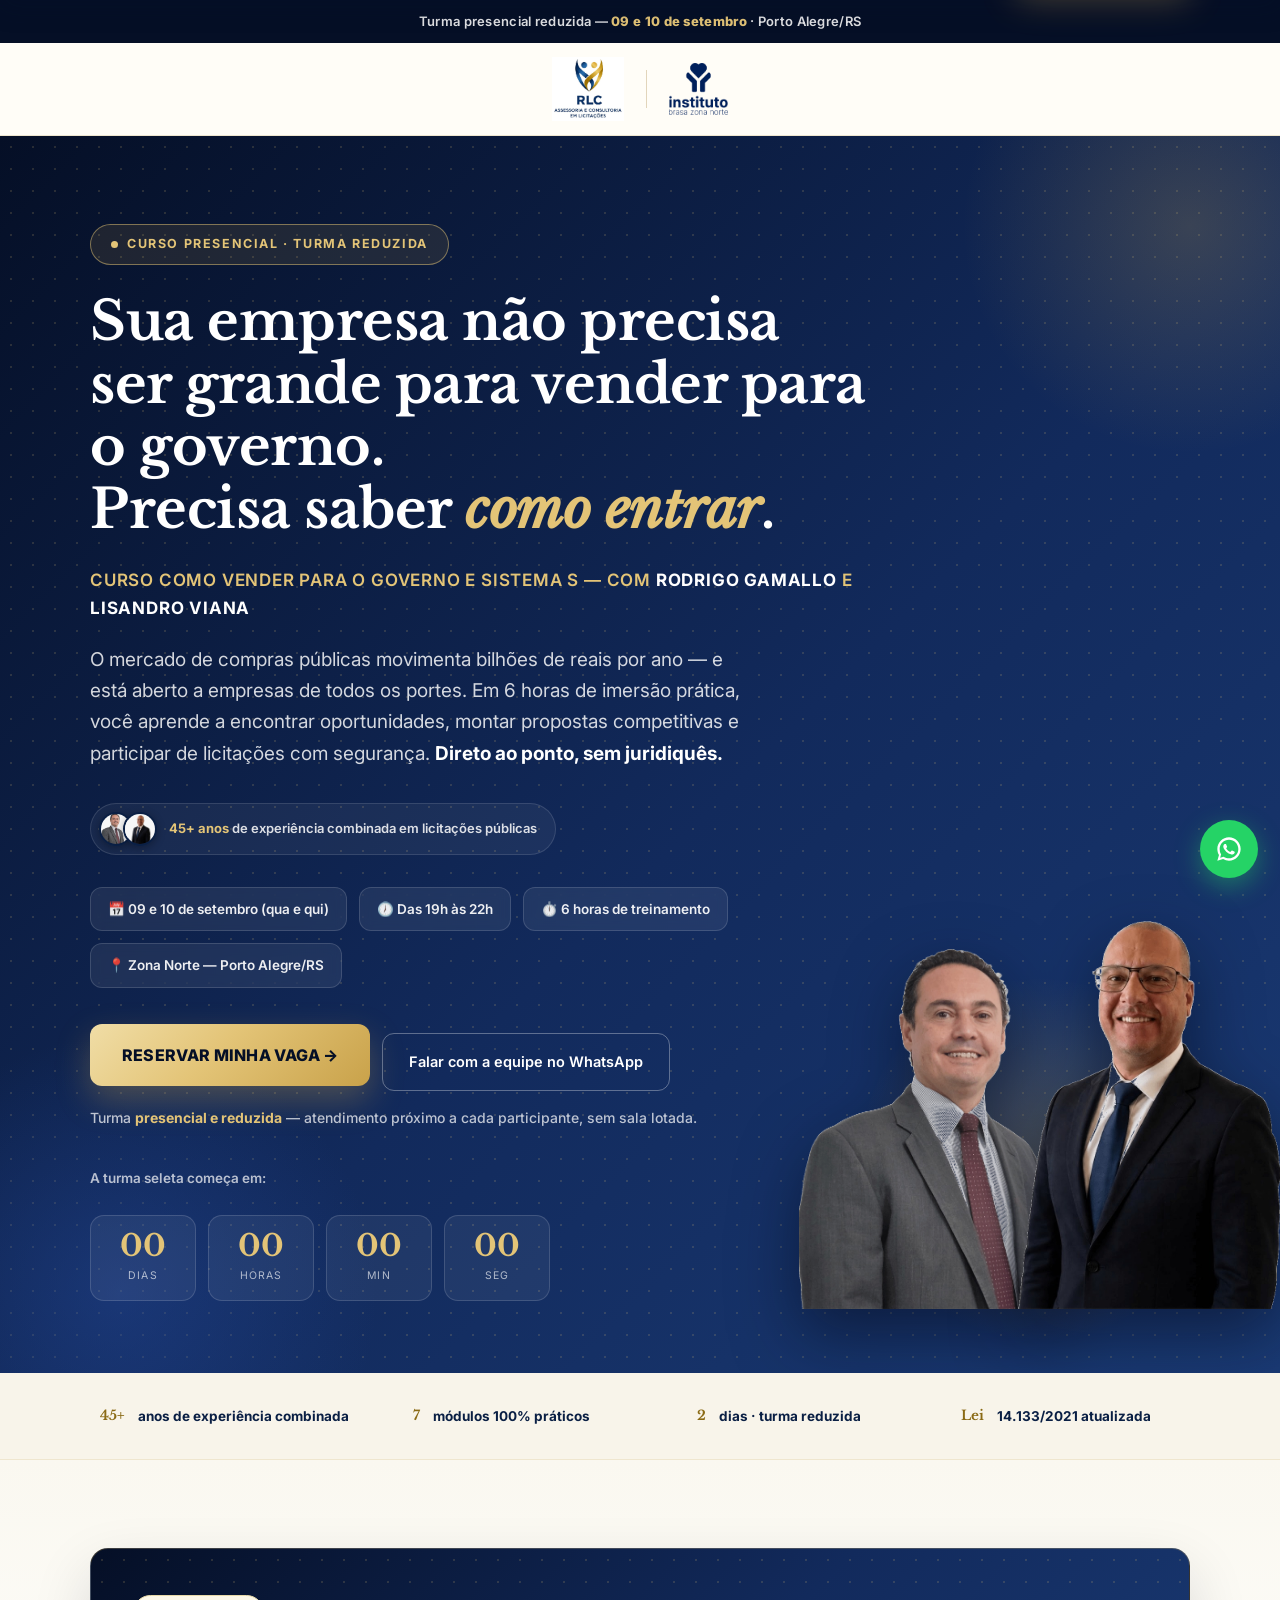
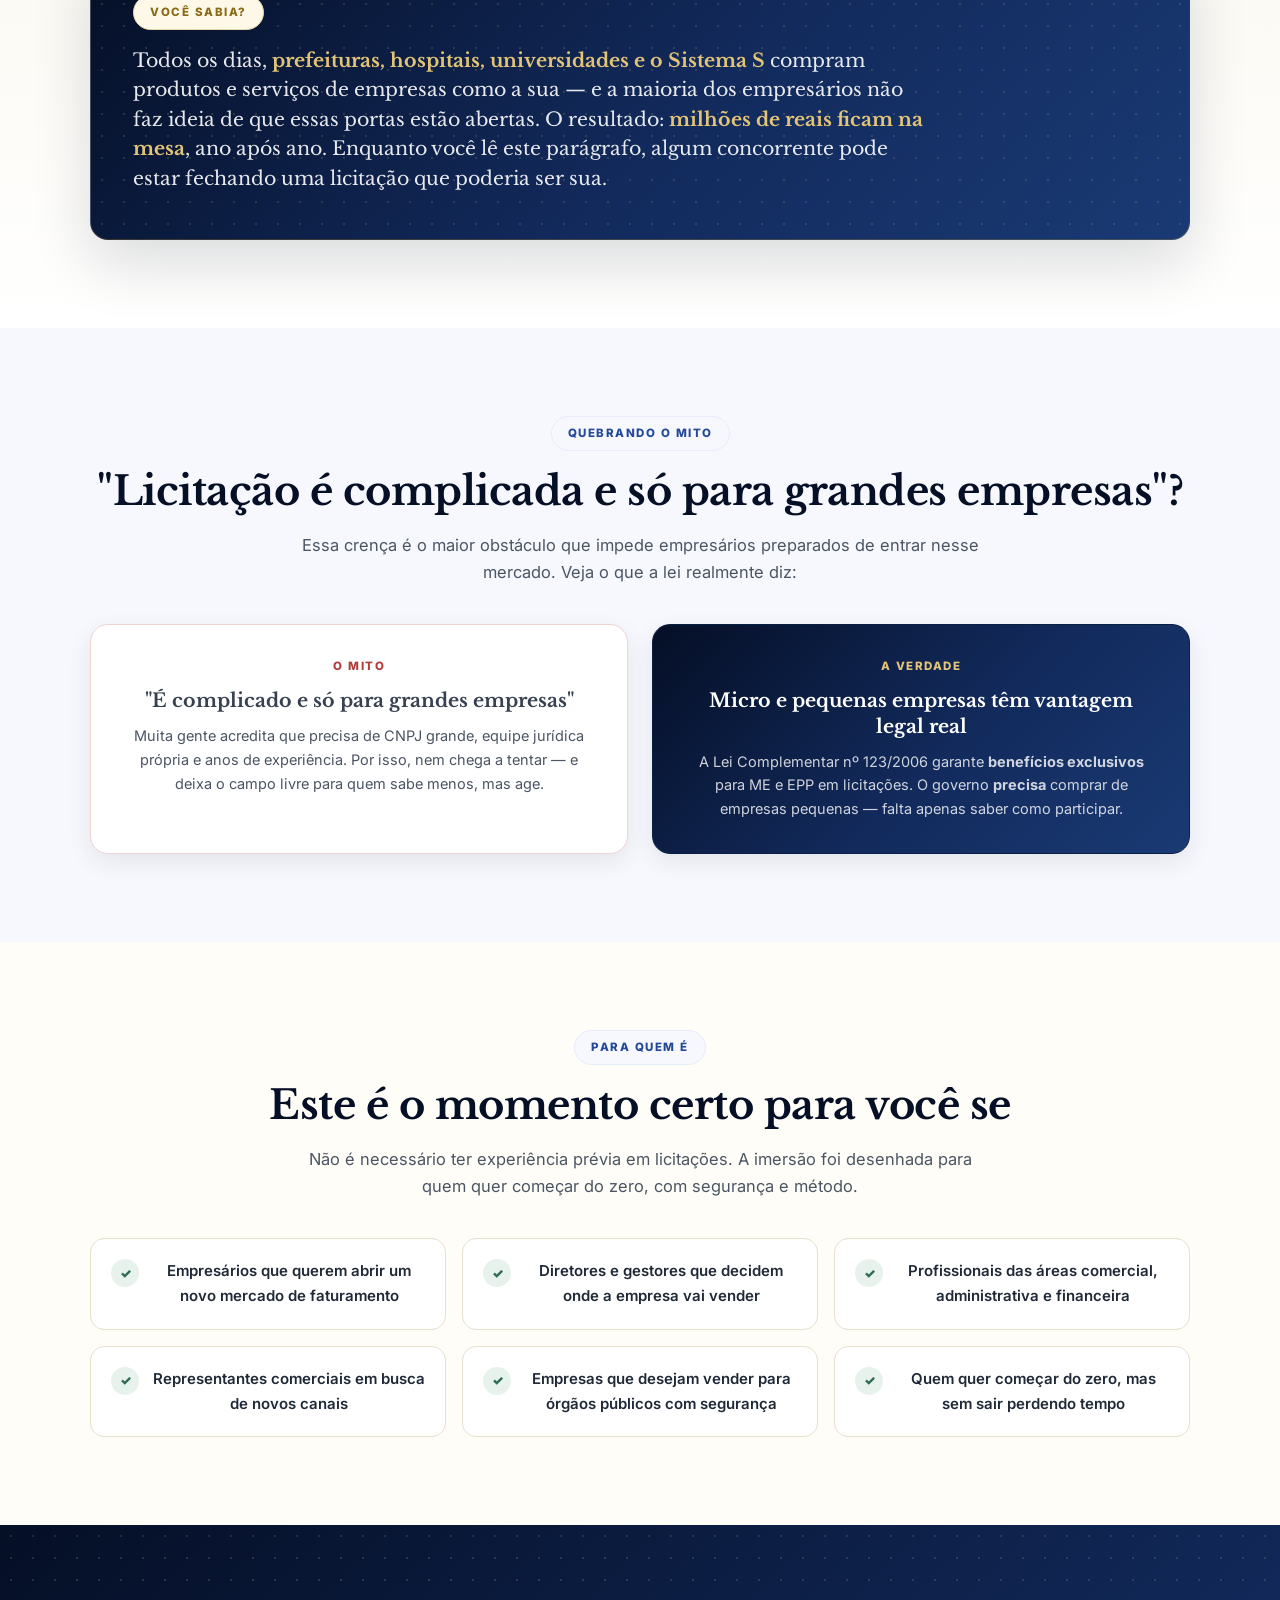
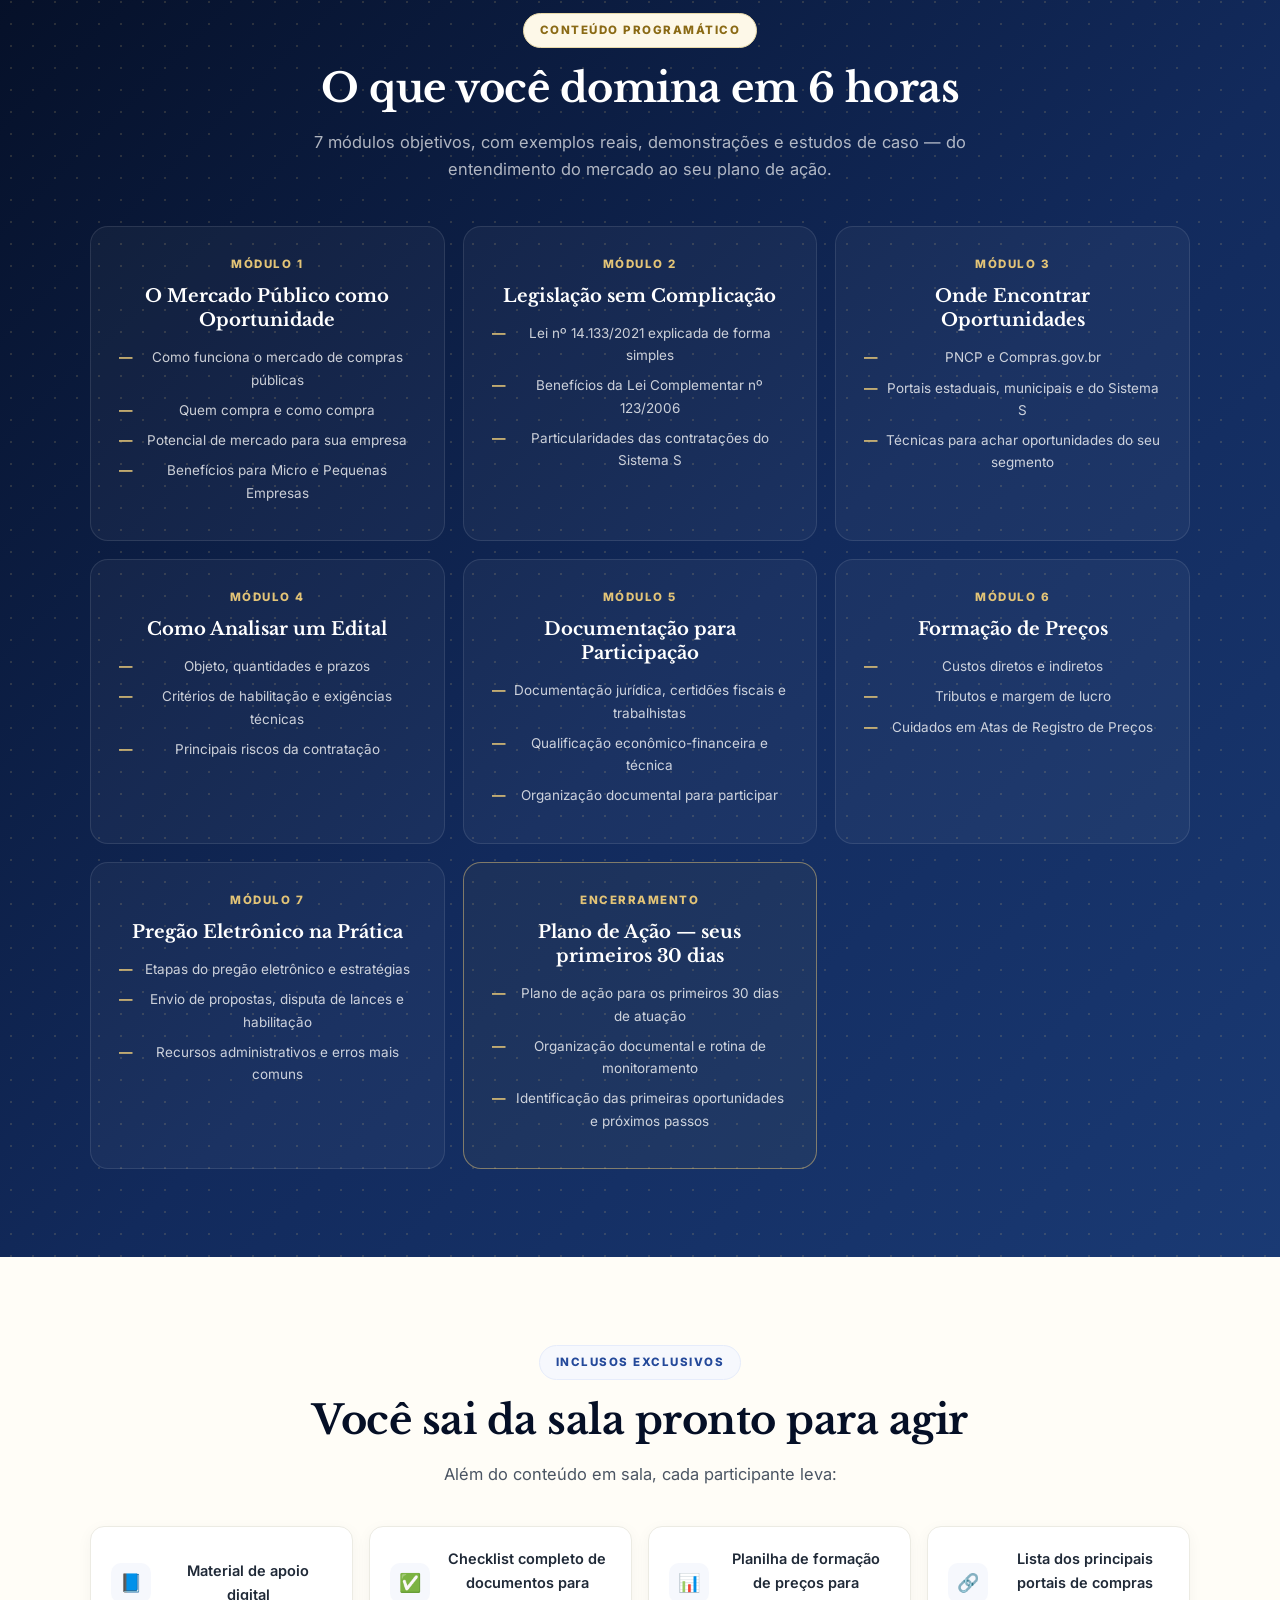
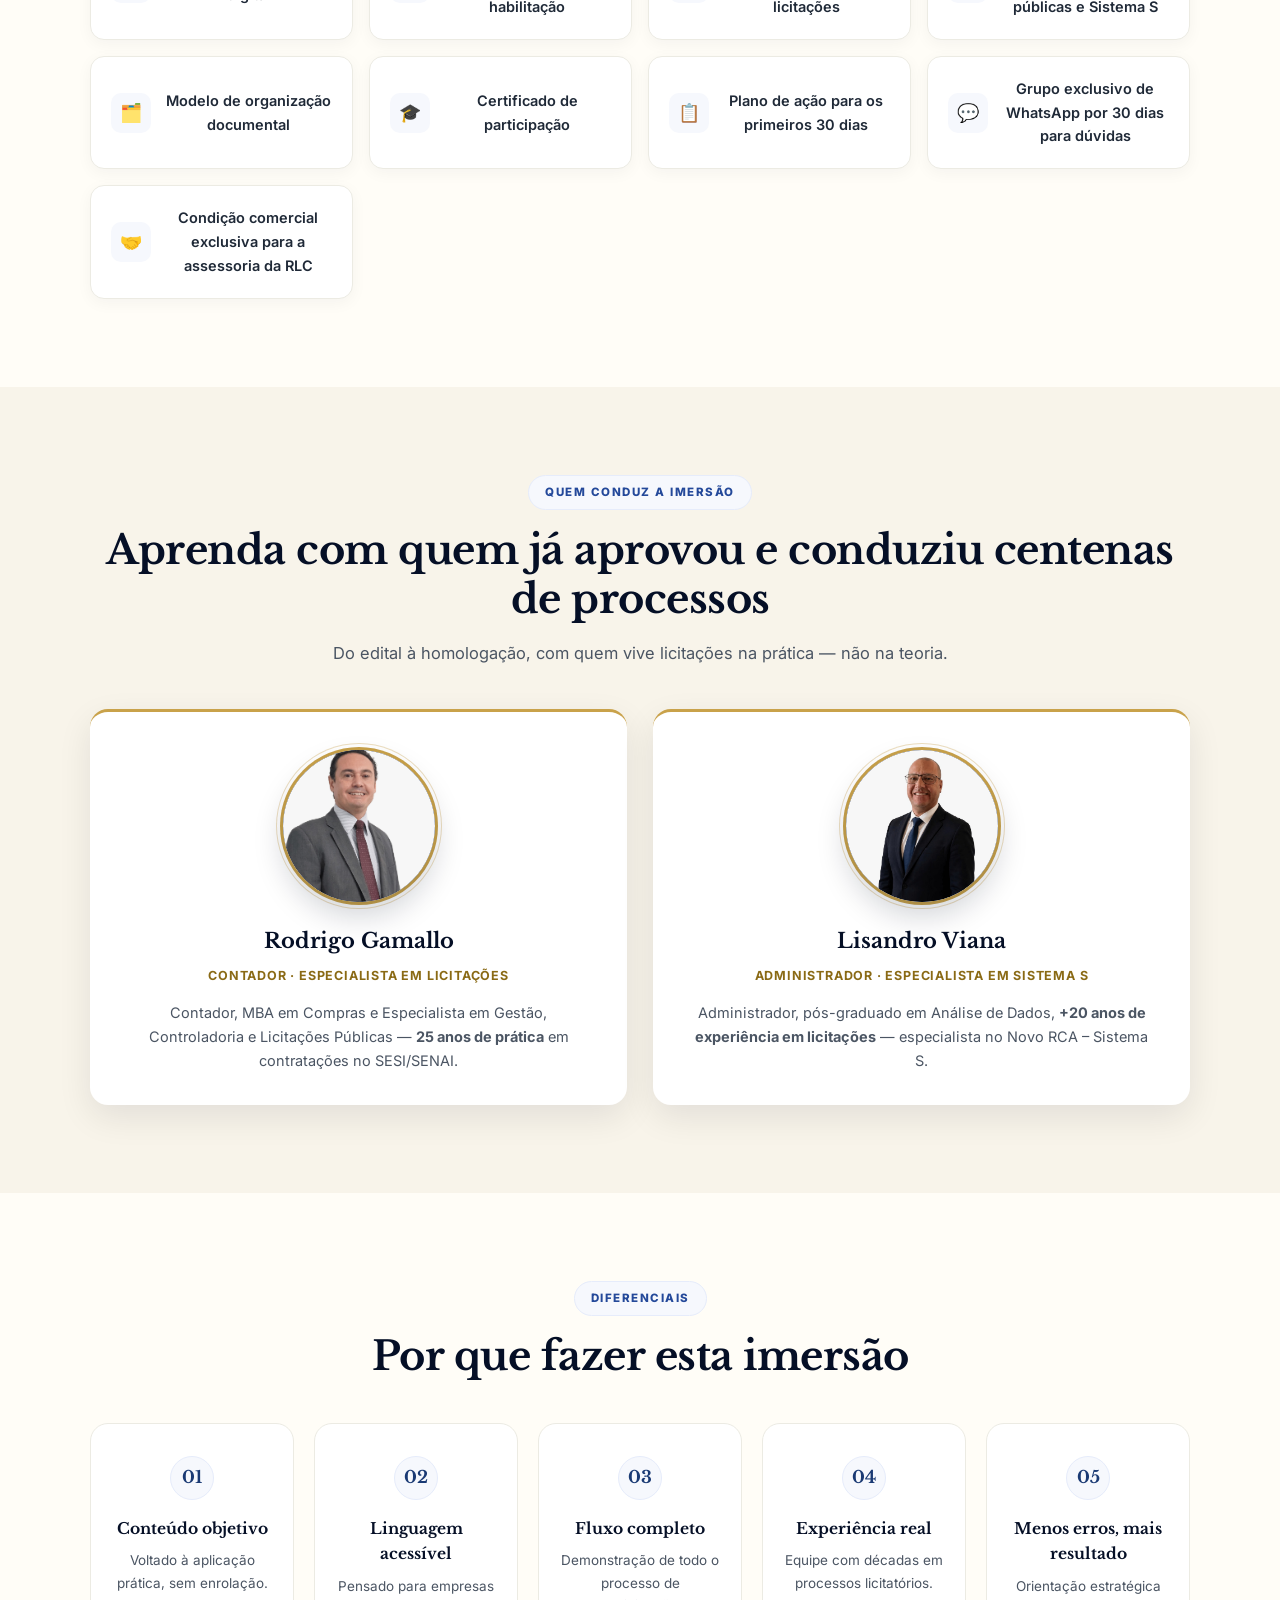
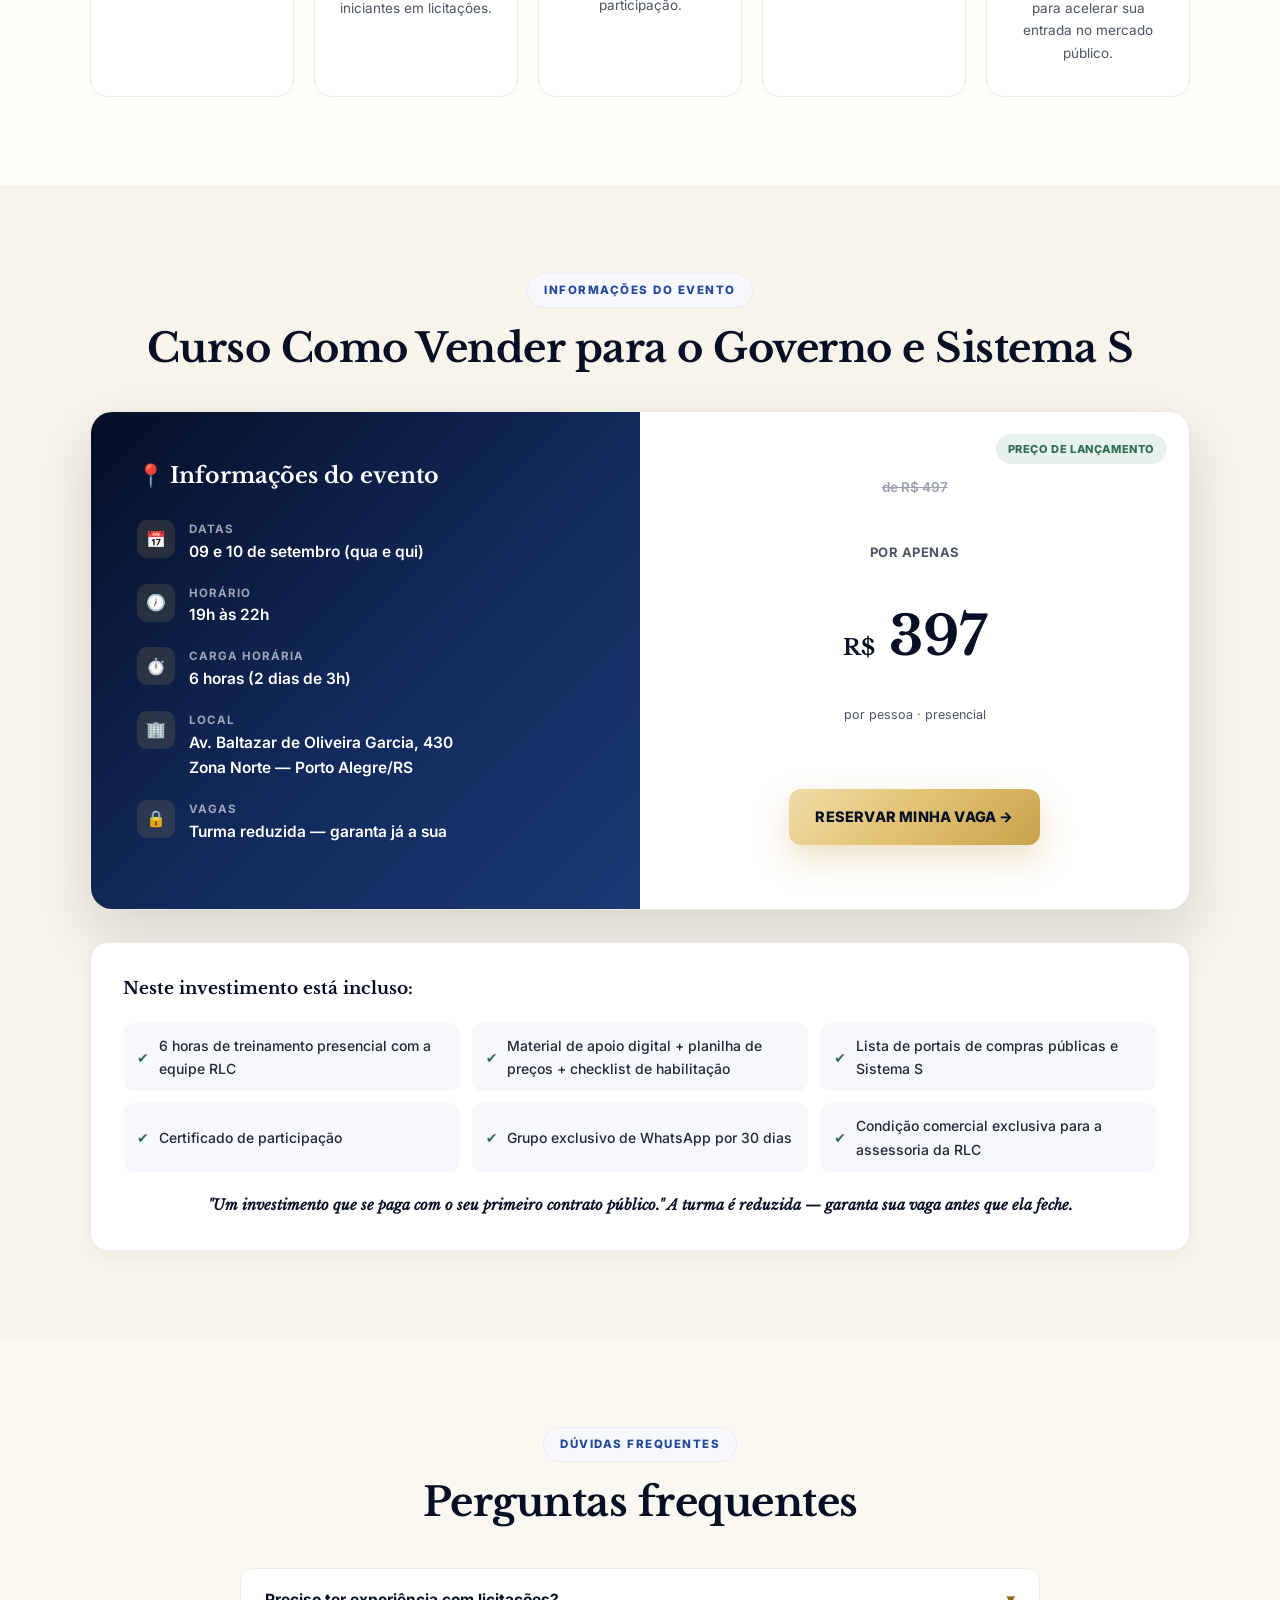
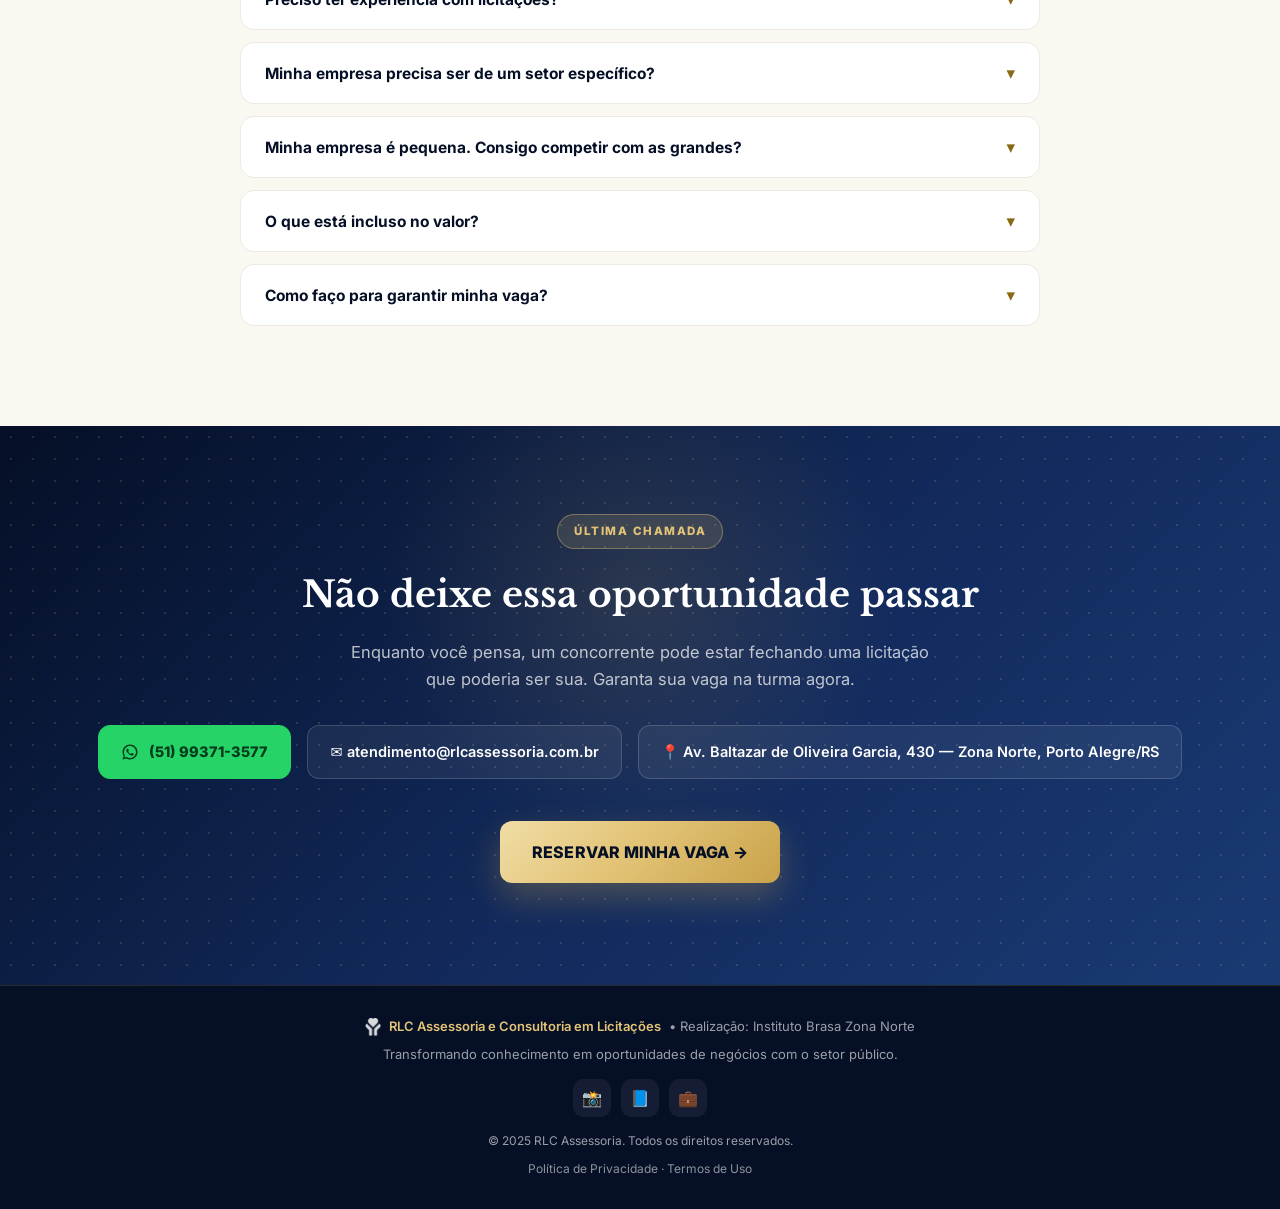
<file: index.html>
<!DOCTYPE html>
<html lang="pt-BR">
<head>
<meta charset="UTF-8" />
<meta name="viewport" content="width=device-width, initial-scale=1.0" />
<title>Curso Como Vender para o Governo e Sistema S | Turma Presencial Reduzida — RLC Assessoria</title>
<meta name="description" content="Curso Como Vender para o Governo e Sistema S: imersão presencial de 6 horas para sua empresa entrar no mercado de compras públicas: prefeituras, hospitais e Sistema S. Turma reduzida. 09 e 10 de setembro, Porto Alegre/RS." />
<meta property="og:type" content="website" />
<meta property="og:title" content="Curso Como Vender para o Governo e Sistema S | Turma Presencial Reduzida" />
<meta property="og:description" content="Imersão presencial de 6 horas para sua empresa entrar no mercado de compras públicas. Turma reduzida — 09 e 10 de setembro, Porto Alegre/RS." />
<meta property="og:image" content="https://institutobzn-pixel.github.io/marketing.instituto/assets/og-image.jpg" />
<meta property="og:url" content="https://institutobzn-pixel.github.io/marketing.instituto/" />
<meta property="og:locale" content="pt_BR" />
<meta name="twitter:card" content="summary_large_image" />
<meta name="twitter:title" content="Curso Como Vender para o Governo e Sistema S" />
<meta name="twitter:description" content="Imersão presencial de 6 horas. Turma reduzida — 09 e 10 de setembro, Porto Alegre/RS." />
<meta name="twitter:image" content="https://institutobzn-pixel.github.io/marketing.instituto/assets/og-image.jpg" />
<link rel="icon" type="image/png" href="assets/logo/simbolo-azul-profundo.png" />
<link rel="preconnect" href="https://fonts.googleapis.com" />
<link rel="preconnect" href="https://fonts.gstatic.com" crossorigin />
<link href="https://fonts.googleapis.com/css2?family=Inter:wght@400;500;600;700;800;900&display=swap" rel="stylesheet" />
<style>
  /* Fonte da headline hospedada localmente (não depende do Google Fonts carregar) */
  @font-face{font-family:'Libre Baskerville';font-style:normal;font-weight:400;font-display:swap;src:url('assets/fonts/libre-baskerville-400.woff2') format('woff2')}
  @font-face{font-family:'Libre Baskerville';font-style:normal;font-weight:700;font-display:swap;src:url('assets/fonts/libre-baskerville-700.woff2') format('woff2')}
  @font-face{font-family:'Libre Baskerville';font-style:italic;font-weight:400;font-display:swap;src:url('assets/fonts/libre-baskerville-400i.woff2') format('woff2')}
  :root {
    --azul-950:#050f26; --azul-900:#0a1f44; --azul-850:#0d264f; --azul-800:#122a5c;
    --azul-700:#1a3a74; --azul-600:#24499a; --azul-100:#e6ecfb; --azul-50:#f6f8fd;
    --marfim:#f8f4ea; --marfim-escuro:#efe6cf;
    --dourado:#c9a24a; --dourado-claro:#e3c477; --dourado-suave:#f0dda6; --dourado-escuro:#8a6a15;
    --esmeralda:#2f6d55; --esmeralda-bg:#e7f2ec;
    --vermelho:#b23b3b; --vermelho-bg:#fbeaea;
    --cinza-700:#374151; --cinza-600:#4b5563; --cinza-400:#9ca3af; --branco:#fff;
    --sombra:0 24px 60px rgba(5,15,38,.14); --sombra-sm:0 8px 24px rgba(5,15,38,.08);
    --raio:18px;
    --grad-dourado:linear-gradient(135deg,var(--dourado-suave),var(--dourado-claro) 45%,var(--dourado));
    --grad-azul:linear-gradient(135deg,var(--azul-950),var(--azul-800) 55%,var(--azul-700));
    --pontilhado:radial-gradient(rgba(227,196,119,.16) 1px,transparent 1.5px);
  }
  *{margin:0;padding:0;box-sizing:border-box}
  html{scroll-behavior:smooth}
  body{font-family:'Inter',system-ui,sans-serif;color:var(--cinza-700);background:#fffdf7;line-height:1.65;-webkit-font-smoothing:antialiased}
  .container{max-width:1140px;margin:0 auto;padding:0 20px}
  h1,h2,h3{font-family:'Libre Baskerville',Georgia,serif}
  em{font-style:italic}

  /* ===== TOPO ===== */
  .topbar{background:var(--azul-950);color:rgba(255,255,255,.88);font-size:13px;font-weight:600;text-align:center;padding:11px 16px;letter-spacing:.3px}
  .topbar span{color:var(--dourado-claro);font-weight:800}

  /* ===== BARRA DE MARCAS ===== */
  .header-marcas{background:#fffdf7;border-bottom:1px solid #efe6cf}
  .header-marcas-linha{display:flex;align-items:center;justify-content:center;gap:22px;padding:14px 20px}
  .logo-rlc{height:64px;width:auto}
  .logo-instituto{height:52px;width:auto}
  .header-marcas-sep{width:1px;height:38px;background:#e2d5bb}
  @media(max-width:520px){
    .logo-rlc{height:48px}
    .logo-instituto{height:40px}
    .header-marcas-sep{height:30px}
    .header-marcas-linha{gap:14px;padding:12px 16px}
  }

  /* ===== CTA FIXA ===== */
  .cta-fixa{position:fixed;top:0;left:0;right:0;background:var(--azul-950);border-bottom:1px solid rgba(201,162,74,.3);box-shadow:0 8px 24px rgba(5,15,38,.25);z-index:1000;transform:translateY(-100%);transition:transform .3s ease}
  .cta-fixa.visivel{transform:translateY(0)}
  .cta-fixa .container{display:flex;align-items:center;justify-content:space-between;gap:16px;padding:12px 20px}
  .cta-fixa-texto{display:flex;flex-direction:column;color:#fff}
  .cta-fixa-texto b{font-size:14px;font-weight:700}
  .cta-fixa-texto span{font-size:12px;color:rgba(255,255,255,.62)}
  .cta-fixa .cta-principal{padding:11px 22px;font-size:13.5px;margin-bottom:0;white-space:nowrap}
  @media(max-width:640px){ .cta-fixa-texto span{display:none} }

  /* ===== HERO ===== */
  .hero{position:relative;background:var(--pontilhado),var(--grad-azul);background-size:22px 22px,auto;color:#fff;padding:88px 0 0;overflow:hidden}
  .hero::before{content:"";position:absolute;top:-140px;right:-140px;width:460px;height:460px;background:radial-gradient(circle,rgba(201,162,74,.22),transparent 70%);border-radius:50%}
  .hero::after{content:"";position:absolute;bottom:-180px;left:-140px;width:520px;height:520px;background:radial-gradient(circle,rgba(36,73,154,.45),transparent 70%);border-radius:50%}
  .hero .container{position:relative;z-index:2;padding-bottom:64px;display:grid;grid-template-columns:1fr;gap:0}
  .hero-fotos{display:none}
  @media(min-width:1180px){
    .hero .container{grid-template-columns:1fr 300px;gap:18px;align-items:end}
    .hero-conteudo{padding-bottom:8px;min-width:0}
    .hero-fotos{display:flex;align-items:flex-end;justify-content:center;position:relative;height:100%;min-height:400px}
    .hero-fotos::before{content:"";position:absolute;bottom:-30px;left:50%;transform:translateX(-50%);width:360px;height:360px;background:radial-gradient(circle,rgba(201,162,74,.32),transparent 72%);border-radius:50%;z-index:0}
    .hero-fotos img{position:relative;height:388px;width:auto;max-width:none;object-fit:contain;object-position:bottom;filter:drop-shadow(0 24px 32px rgba(2,6,20,.5));transition:transform .45s cubic-bezier(.2,.8,.2,1),filter .45s ease}
    .hero-fotos img:first-child{margin-right:-48px;z-index:1;height:360px;filter:drop-shadow(0 24px 32px rgba(2,6,20,.5)) brightness(.94)}
    .hero-fotos img:last-child{z-index:2}
    .hero-fotos:hover img:first-child{transform:translate(-6px,-4px) rotate(-1deg)}
    .hero-fotos:hover img:last-child{transform:translate(6px,-8px) rotate(1deg)}
  }
  @media(min-width:1400px){
    .hero .container{grid-template-columns:1fr 360px;gap:34px}
    .hero-fotos img{height:420px}
    .hero-fotos img:first-child{height:390px;margin-right:-50px}
  }
  .badge{display:inline-flex;align-items:center;gap:9px;background:rgba(201,162,74,.12);border:1px solid rgba(227,196,119,.5);color:var(--dourado-claro);font-weight:700;font-size:12.5px;text-transform:uppercase;letter-spacing:1.6px;padding:9px 20px;border-radius:100px;margin-bottom:26px}
  .badge .ponto{width:7px;height:7px;background:var(--dourado-claro);border-radius:50%;animation:pulse 1.8s infinite}
  @keyframes pulse{0%,100%{opacity:1;transform:scale(1)}50%{opacity:.35;transform:scale(.7)}}
  .hero h1{font-size:clamp(32px,5vw,54px);font-weight:800;line-height:1.16;letter-spacing:-.5px;margin-bottom:24px;max-width:820px}
  .hero h1 em{font-style:italic;font-weight:700;color:var(--dourado-claro)}
  .hero .curso-nome{font-size:clamp(15px,1.6vw,17px);font-weight:600;color:var(--dourado-claro);text-transform:uppercase;letter-spacing:.8px;margin-bottom:22px}
  .hero .curso-nome strong{color:#fff;font-weight:700}
  .hero .subtitulo{font-size:clamp(16px,1.9vw,19px);font-weight:400;color:rgba(255,255,255,.82);max-width:660px;margin-bottom:34px}
  .hero .subtitulo strong{color:#fff;font-weight:700}
  .hero-instrutores{display:inline-flex;align-items:center;gap:12px;background:rgba(255,255,255,.05);border:1px solid rgba(255,255,255,.12);padding:8px 18px 8px 8px;border-radius:100px;margin-bottom:32px;transition:background .25s ease,border-color .25s ease,transform .25s ease}
  .hero-instrutores:hover{background:rgba(255,255,255,.09);border-color:rgba(227,196,119,.4);transform:translateY(-2px)}
  .hero-instrutores .avatares img{transition:transform .3s ease}
  .hero-instrutores:hover .avatares img:first-child{transform:translateX(-2px) rotate(-4deg)}
  .hero-instrutores:hover .avatares img:last-child{transform:translateX(2px) rotate(4deg)}
  .hero-instrutores .avatares{display:flex}
  .hero-instrutores .avatares img{width:34px;height:34px;border-radius:50%;object-fit:cover;border:2px solid var(--azul-900);box-shadow:0 2px 8px rgba(0,0,0,.3)}
  .hero-instrutores .avatares img:not(:first-child){margin-left:-10px}
  .hero-instrutores span{font-size:13px;font-weight:600;color:rgba(255,255,255,.85)}
  .hero-instrutores strong{color:var(--dourado-claro);font-weight:700}

  .info-evento{display:flex;flex-wrap:wrap;gap:12px;margin-bottom:36px}
  .info-chip{display:inline-flex;align-items:center;gap:9px;background:rgba(255,255,255,.07);border:1px solid rgba(255,255,255,.14);backdrop-filter:blur(6px);padding:10px 17px;border-radius:12px;font-size:13.5px;font-weight:600;color:rgba(255,255,255,.92);transition:transform .25s ease,background .25s ease,border-color .25s ease}
  .info-chip:hover{transform:translateY(-3px);background:rgba(255,255,255,.12);border-color:rgba(227,196,119,.5)}

  .cta-principal{display:inline-flex;align-items:center;justify-content:center;gap:10px;background:var(--grad-dourado);color:var(--azul-950);font-weight:800;font-size:16px;letter-spacing:.2px;padding:18px 32px;border-radius:12px;text-decoration:none;box-shadow:0 14px 34px rgba(201,162,74,.32);transition:transform .2s,box-shadow .2s;margin-bottom:14px;cursor:pointer;border:none}
  .cta-principal:hover{transform:translateY(-3px);box-shadow:0 20px 44px rgba(201,162,74,.42)}
  .cta-secundario{display:inline-flex;align-items:center;gap:10px;color:#fff;font-weight:600;font-size:14.5px;text-decoration:none;padding:16px 26px;border:1.5px solid rgba(255,255,255,.32);border-radius:12px;margin-left:12px;transition:background .2s,border-color .2s}
  .cta-secundario:hover{background:rgba(255,255,255,.08);border-color:rgba(255,255,255,.5)}
  .cta-linha{display:flex;flex-wrap:wrap;align-items:center}
  .vagas{font-size:14px;color:rgba(255,255,255,.72);font-weight:500;margin-top:6px}
  .vagas b{color:var(--dourado-claro);font-weight:700}

  .countdown-wrap{display:grid;grid-template-columns:repeat(4,1fr);gap:12px;max-width:460px;margin-top:38px}
  .count-item{background:rgba(255,255,255,.06);border:1px solid rgba(255,255,255,.14);border-radius:14px;padding:15px 10px;text-align:center;transition:transform .25s ease,border-color .25s ease,background .25s ease}
  .count-item:hover{transform:translateY(-3px);border-color:rgba(227,196,119,.55);background:rgba(255,255,255,.1)}
  .count-item .num{font-family:'Libre Baskerville',Georgia,serif;font-size:30px;font-weight:700;color:var(--dourado-claro);line-height:1}
  .count-item .label{font-size:10.5px;text-transform:uppercase;letter-spacing:1.2px;color:rgba(255,255,255,.65);margin-top:6px}
  .countdown-titulo{font-size:13.5px;font-weight:600;color:rgba(255,255,255,.7);margin-bottom:14px}

  /* ===== TRUST BAR ===== */
  .trust-bar{background:var(--marfim);border-bottom:1px solid var(--marfim-escuro)}
  .trust-grid{display:grid;grid-template-columns:repeat(4,1fr);gap:8px;padding:26px 0}
  .trust-item{display:flex;align-items:center;gap:10px;justify-content:center;text-align:center;font-size:13.5px;font-weight:700;color:var(--azul-900);padding:6px 10px}
  .trust-item .marca{color:var(--dourado-escuro);font-family:'Libre Baskerville',Georgia,serif;font-weight:700}

  /* ===== SEÇÕES ===== */
  section{padding:88px 0}
  .section-tag{display:inline-block;color:var(--azul-600);background:var(--azul-50);border:1px solid var(--azul-100);font-size:11.5px;font-weight:800;text-transform:uppercase;letter-spacing:1.5px;padding:7px 16px;border-radius:100px;margin-bottom:16px}
  .section-tag.dourado{color:var(--dourado-escuro);background:#fdf8e8;border-color:#e8d9a8}
  h2.titulo-secao{font-size:clamp(26px,3.4vw,40px);font-weight:700;letter-spacing:-.5px;line-height:1.22;color:var(--azul-950);margin-bottom:16px}
  .subtitulo-secao{font-size:16.5px;color:var(--cinza-600);max-width:680px}
  .centro{text-align:center}
  .centro .subtitulo-secao{margin:0 auto}

  /* ===== VOCÊ SABIA ===== */
  .voce-sabia{background:linear-gradient(180deg,#faf8f0,#fff)}
  .destaque-chamada{background:var(--pontilhado),var(--grad-azul);background-size:22px 22px,auto;color:#fff;border-radius:var(--raio);padding:46px 42px;position:relative;overflow:hidden;box-shadow:var(--sombra);border:1px solid rgba(201,162,74,.25)}
  .destaque-chamada p{font-size:clamp(16px,1.9vw,19px);max-width:800px;color:rgba(255,255,255,.9);font-family:'Libre Baskerville',Georgia,serif;font-weight:400;line-height:1.55}
  .destaque-chamada b{color:var(--dourado-claro);font-weight:700}

  /* ===== MITO vs VERDADE ===== */
  .mito{background:var(--azul-50)}
  .mito-grid{display:grid;grid-template-columns:1fr 1fr;gap:24px;margin-top:38px}
  .mito-card{border-radius:var(--raio);padding:32px;box-shadow:var(--sombra-sm);transition:transform .3s ease,box-shadow .3s ease}
  .mito-card:hover{transform:translateY(-5px)}
  .mito-falso:hover{box-shadow:0 16px 36px rgba(178,59,59,.14)}
  .mito-verdade:hover{box-shadow:0 20px 44px rgba(5,15,38,.35)}
  .mito-card.mito-falso{background:#fff;border:1.5px solid #f0d3d3}
  .mito-card.mito-verdade{background:var(--grad-azul);color:#fff;border:1.5px solid var(--azul-900)}
  .mito-card .rotulo{font-size:11.5px;font-weight:800;text-transform:uppercase;letter-spacing:1.5px;margin-bottom:12px}
  .mito-falso .rotulo{color:var(--vermelho)}
  .mito-verdade .rotulo{color:var(--dourado-claro)}
  .mito-card h3{font-size:19px;font-weight:700;margin-bottom:10px;line-height:1.35}
  .mito-verdade h3{color:#fff}
  .mito-card p{font-size:14.5px;color:var(--cinza-600)}
  .mito-verdade p{color:rgba(255,255,255,.8)}

  /* ===== PARA QUEM É ===== */
  .perfis{display:grid;grid-template-columns:repeat(auto-fit,minmax(280px,1fr));gap:16px;margin-top:38px}
  .perfil-card{display:flex;align-items:flex-start;gap:14px;background:#fff;border:1px solid #e7e0cd;border-radius:14px;padding:20px;transition:transform .2s,box-shadow .2s,border-color .2s}
  .perfil-card:hover{transform:translateY(-4px);box-shadow:var(--sombra-sm);border-color:var(--dourado-claro)}
  .perfil-card .check{flex-shrink:0;width:28px;height:28px;background:var(--esmeralda-bg);color:var(--esmeralda);border-radius:50%;display:grid;place-items:center;font-size:13px;font-weight:900;transition:transform .3s ease,background .3s ease,color .3s ease}
  .perfil-card:hover .check{transform:scale(1.15);background:var(--esmeralda);color:#fff}
  .perfil-card p{font-weight:600;color:#1f2937;font-size:15px}

  /* ===== MÓDULOS ===== */
  .modulos{background:var(--pontilhado),var(--grad-azul);background-size:22px 22px,auto;color:#fff}
  .modulos h2.titulo-secao{color:#fff}
  .modulos .subtitulo-secao{color:rgba(255,255,255,.68)}
  .modulos-grid{display:grid;grid-template-columns:repeat(auto-fit,minmax(320px,1fr));gap:18px;margin-top:42px}
  .modulo-card{background:rgba(255,255,255,.04);border:1px solid rgba(255,255,255,.1);border-radius:var(--raio);padding:28px;transition:transform .25s,background .25s,border-color .25s;display:flex;flex-direction:column}
  .modulo-card:hover{transform:translateY(-5px);background:rgba(255,255,255,.07);border-color:rgba(227,196,119,.45)}
  .modulo-num{font-size:11.5px;font-weight:800;text-transform:uppercase;letter-spacing:1.5px;color:var(--dourado-claro);margin-bottom:10px}
  .modulo-card h3{font-size:18px;font-weight:600;margin-bottom:14px;line-height:1.35}
  .modulo-card ul{list-style:none}
  .modulo-card li{font-size:13.5px;color:rgba(255,255,255,.78);padding-left:20px;position:relative;margin-bottom:8px}
  .modulo-card li::before{content:"—";position:absolute;left:0;color:var(--dourado-claro);font-weight:700}

  /* ===== BÔNUS ===== */
  .bonus-grid{display:grid;grid-template-columns:repeat(auto-fit,minmax(240px,1fr));gap:16px;margin-top:38px}
  .bonus-item{background:#fff;border:1px solid #ecebe3;border-radius:14px;padding:20px;display:flex;align-items:center;gap:13px;font-weight:600;color:#1f2937;font-size:14.5px;box-shadow:0 4px 16px rgba(5,15,38,.045);transition:transform .25s ease,box-shadow .25s ease,border-color .25s ease}
  .bonus-item:hover{transform:translateY(-4px);box-shadow:0 14px 30px rgba(5,15,38,.1);border-color:var(--dourado-claro)}
  .bonus-item .icone{width:40px;height:40px;background:var(--azul-50);color:var(--azul-600);border-radius:10px;display:grid;place-items:center;font-size:18px;flex-shrink:0;transition:transform .3s ease,background .3s ease,color .3s ease}
  .bonus-item:hover .icone{transform:scale(1.12) rotate(-4deg);background:var(--dourado);color:#fff}

  /* ===== INSTRUTORES ===== */
  .instrutores{background:var(--marfim)}
  .instrutor-grid{display:grid;grid-template-columns:repeat(auto-fit,minmax(320px,1fr));gap:26px;margin-top:42px}
  .instrutor-card{background:#fff;border-radius:var(--raio);padding:38px 34px 32px;box-shadow:0 12px 34px rgba(5,15,38,.09);border-top:3px solid var(--dourado);text-align:center;transition:transform .35s ease,box-shadow .35s ease}
  .instrutor-card:hover{transform:translateY(-7px);box-shadow:0 26px 50px rgba(5,15,38,.16)}
  .instrutor-foto-wrap{position:relative;width:152px;height:152px;margin:0 auto 22px;border-radius:50%;box-shadow:0 14px 30px rgba(5,15,38,.18),0 0 0 3px var(--dourado),0 0 0 6px #fff,0 0 0 7px rgba(201,162,74,.35);overflow:hidden;transition:box-shadow .35s ease}
  .instrutor-card:hover .instrutor-foto-wrap{box-shadow:0 18px 36px rgba(201,162,74,.3),0 0 0 3px var(--dourado),0 0 0 6px #fff,0 0 0 9px rgba(201,162,74,.5)}
  .instrutor-foto-fallback{position:absolute;inset:0;border-radius:50%;background:var(--grad-azul);color:var(--dourado-claro);display:grid;place-items:center;font-family:'Libre Baskerville',Georgia,serif;font-size:42px;font-weight:600}
  .instrutor-foto{position:absolute;inset:0;width:100%;height:100%;object-fit:cover;border-radius:50%;transition:transform .5s cubic-bezier(.2,.8,.2,1)}
  .instrutor-card:hover .instrutor-foto{transform:scale(1.08)}
  .instrutor-card h3{font-size:21px;font-weight:700;color:var(--azul-950)}
  .instrutor-card .cargo{font-size:12.5px;color:var(--dourado-escuro);font-weight:700;text-transform:uppercase;letter-spacing:.8px;margin:7px 0 15px}
  .instrutor-card p{font-size:14.5px;color:var(--cinza-600)}

  /* ===== POR QUE FAZER ===== */
  .motivos-grid{display:grid;grid-template-columns:repeat(auto-fit,minmax(200px,1fr));gap:20px;margin-top:42px}
  .motivo-card{text-align:center;padding:32px 20px;background:#fff;border:1px solid #ecebe3;border-radius:var(--raio);transition:transform .3s ease,box-shadow .3s ease,border-color .3s ease}
  .motivo-card:hover{transform:translateY(-5px);box-shadow:var(--sombra-sm);border-color:var(--dourado-claro)}
  .motivo-card .marca-num{width:44px;height:44px;margin:0 auto 16px;border-radius:50%;background:var(--azul-50);color:var(--azul-700);display:grid;place-items:center;font-family:'Libre Baskerville',Georgia,serif;font-weight:700;font-size:17px;border:1px solid var(--azul-100);transition:transform .35s cubic-bezier(.2,.8,.2,1),background .3s ease,color .3s ease}
  .motivo-card:hover .marca-num{transform:rotate(-8deg) scale(1.1);background:var(--dourado);color:#fff;border-color:var(--dourado)}
  .motivo-card h3{font-size:15.5px;font-weight:700;color:var(--azul-950);margin-bottom:8px}
  .motivo-card p{font-size:13.5px;color:var(--cinza-600)}

  /* ===== EVENTO + INVESTIMENTO ===== */
  .evento-card{display:grid;grid-template-columns:1fr 1fr;gap:0;background:#fff;border-radius:22px;overflow:hidden;box-shadow:var(--sombra);border:1px solid #ecebe3;margin-top:38px}
  .evento-info{background:var(--grad-azul);color:#fff;padding:46px}
  .evento-info h3{font-size:22px;font-weight:600;margin-bottom:26px}
  .evento-linha{display:flex;gap:14px;margin-bottom:19px;align-items:flex-start}
  .evento-linha .icone{transition:transform .3s ease,background .3s ease}
  .evento-linha:hover .icone{transform:scale(1.1);background:rgba(201,162,74,.32)}
  .evento-linha .icone{width:38px;height:38px;background:rgba(201,162,74,.16);border-radius:10px;display:grid;place-items:center;flex-shrink:0;font-size:16px}
  .evento-linha .rotulo{font-size:11.5px;text-transform:uppercase;letter-spacing:1px;color:rgba(255,255,255,.6);font-weight:700}
  .evento-linha .valor{font-size:15.5px;font-weight:600}
  .evento-preco{position:relative;display:grid;place-items:center;padding:46px;text-align:center;background:#fff}
  .evento-preco .selo{position:absolute;top:22px;right:22px;background:var(--esmeralda-bg);color:var(--esmeralda);font-size:11px;font-weight:800;text-transform:uppercase;letter-spacing:.6px;padding:6px 12px;border-radius:100px}
  .evento-preco .de{font-size:13.5px;color:var(--cinza-400);text-decoration:line-through;font-weight:600}
  .evento-preco .por{font-size:13px;font-weight:700;color:var(--cinza-600);margin-top:6px;text-transform:uppercase;letter-spacing:.5px}
  .evento-preco .preco{font-family:'Libre Baskerville',Georgia,serif;font-size:54px;font-weight:700;color:var(--azul-950);line-height:1;margin:10px 0 4px}
  .evento-preco .preco small{font-size:22px;font-weight:600}
  .evento-preco .pagamento{font-size:12.5px;color:var(--cinza-600);margin-bottom:26px}
  .evento-preco .cta-principal{font-size:14.5px;padding:16px 26px;margin-bottom:0}
  .incluso{margin-top:32px;background:#fff;border:1px solid #ecebe3;border-radius:var(--raio);padding:32px;box-shadow:0 6px 22px rgba(5,15,38,.05)}
  .incluso h3{font-size:17px;font-weight:700;color:var(--azul-950);margin-bottom:20px}
  .incluso-grid{display:grid;grid-template-columns:repeat(auto-fit,minmax(280px,1fr));gap:12px}
  .incluso-item{display:flex;align-items:center;gap:10px;font-size:14px;font-weight:500;color:#1f2937;padding:11px 14px;background:var(--azul-50);border-radius:10px;transition:background .25s ease,transform .25s ease}
  .incluso-item:hover{background:#fdf8e8;transform:translateX(3px)}
  .incluso-item .check{color:var(--esmeralda);font-weight:900;flex-shrink:0}
  .nota-investimento{text-align:center;margin-top:22px;font-size:14.5px;color:var(--azul-950);font-weight:600;font-family:'Libre Baskerville',Georgia,serif;font-style:italic}

  /* ===== FAQ ===== */
  .faq{background:#faf8f0}
  .faq-lista{max-width:800px;margin:42px auto 0}
  .faq-item{background:#fff;border:1px solid #ecebe3;border-radius:14px;margin-bottom:12px;overflow:hidden;transition:box-shadow .25s ease,border-color .25s ease}
  .faq-item:hover{border-color:rgba(227,196,119,.5);box-shadow:0 6px 18px rgba(5,15,38,.06)}
  .faq-item.ativo{box-shadow:0 8px 26px rgba(5,15,38,.09);border-color:var(--dourado-claro)}
  .faq-pergunta{width:100%;background:none;border:none;padding:20px 24px;font-family:inherit;font-size:15.5px;font-weight:700;color:var(--azul-950);text-align:left;cursor:pointer;display:flex;justify-content:space-between;align-items:center;gap:16px}
  .faq-pergunta .seta{transition:transform .3s;color:var(--dourado-escuro);flex-shrink:0;font-size:17px}
  .faq-item.ativo .faq-pergunta .seta{transform:rotate(180deg)}
  .faq-resposta{max-height:0;overflow:hidden;transition:max-height .35s ease}
  .faq-resposta p{padding:0 24px 22px;font-size:14.5px;color:var(--cinza-600)}

  /* ===== CONTATO FINAL ===== */
  .contato-final{background:var(--pontilhado),var(--grad-azul);background-size:22px 22px,auto;color:#fff;text-align:center;position:relative;overflow:hidden}
  .contato-final::before{content:"";position:absolute;top:-90px;left:50%;transform:translateX(-50%);width:520px;height:520px;background:radial-gradient(circle,rgba(201,162,74,.15),transparent 70%);border-radius:50%}
  .contato-final .container{position:relative;z-index:2}
  .contato-final .section-tag{background:rgba(227,196,119,.14);border-color:rgba(227,196,119,.4);color:var(--dourado-claro)}
  .contato-final h2{font-size:clamp(24px,3.2vw,36px);font-weight:700;margin-bottom:14px;color:#fff}
  .contato-final p{color:rgba(255,255,255,.72);font-size:16.5px;margin-bottom:32px;max-width:600px;margin-left:auto;margin-right:auto}
  .contato-meios{display:flex;flex-wrap:wrap;justify-content:center;gap:16px;margin-bottom:42px}
  .contato-meio{display:inline-flex;align-items:center;gap:10px;background:rgba(255,255,255,.06);border:1px solid rgba(255,255,255,.16);color:#fff;text-decoration:none;font-weight:600;font-size:14.5px;padding:14px 22px;border-radius:12px;transition:background .2s,transform .2s}
  .contato-meio:hover{background:rgba(255,255,255,.14);transform:translateY(-2px)}
  .contato-meio.whats{background:#25d366;border-color:#25d366;color:#063b1c;font-weight:800}
  .contato-meio.whats:hover{background:#1fbd5a}

  /* ===== RODAPÉ ===== */
  footer{background:var(--azul-950);border-top:1px solid rgba(201,162,74,.18);color:rgba(255,255,255,.6);text-align:center;padding:30px 20px;font-size:13px}
  footer .realizacao{color:var(--dourado-claro);font-weight:600}
  footer .redes{margin-top:14px;display:flex;justify-content:center;gap:10px}
  footer .redes a{width:38px;height:38px;border-radius:10px;background:rgba(255,255,255,.06);display:grid;place-items:center;color:#fff;text-decoration:none;font-size:16px;transition:background .2s,transform .2s}
  footer .redes a:hover{background:var(--dourado);color:var(--azul-950);transform:translateY(-2px)}
  footer .copyright{margin-top:14px;font-size:12px}
  footer .legal-links{margin-top:8px;font-size:12px}
  footer .legal-links a{color:rgba(255,255,255,.55);text-decoration:none}
  footer .legal-links a:hover{color:var(--dourado-claro);text-decoration:underline}

  /* ===== ANIMAÇÃO ===== */
  .reveal{opacity:0;transform:translateY(28px);transition:opacity .7s ease,transform .7s ease}
  .reveal.visivel{opacity:1;transform:translateY(0)}

  /* ===== WHATSAPP FLUTUANTE ===== */
  .whats-flutuante{position:fixed;bottom:22px;right:22px;width:58px;height:58px;background:#25d366;border-radius:50%;display:grid;place-items:center;box-shadow:0 8px 26px rgba(37,211,102,.42);z-index:999;transition:transform .2s}
  .whats-flutuante:hover{transform:scale(1.08)}

  /* ===== RESPONSIVO ===== */
  @media(max-width:768px){
    section{padding:60px 0}
    .hero{padding:60px 0 0}
    .hero .container{padding-bottom:48px}
    .cta-secundario{margin-left:0;margin-top:12px}
    .countdown-wrap{grid-template-columns:repeat(4,1fr);max-width:100%}
    .trust-grid{grid-template-columns:repeat(2,1fr)}
    .evento-card{grid-template-columns:1fr}
    .evento-info,.evento-preco{padding:32px 24px}
    .cta-principal{width:100%;justify-content:center;text-align:center}
    .mito-grid{grid-template-columns:1fr}
  }
</style>
</head>
<body>

<div class="topbar">Turma presencial reduzida — <span>09 e 10 de setembro</span> · Porto Alegre/RS</div>

<!-- ===== BARRA DE MARCAS ===== -->
<div class="header-marcas">
  <div class="container header-marcas-linha">
    <img class="logo-rlc" src="assets/logo/rlc-assessoria-logo.png" alt="RLC Assessoria e Consultoria em Licitações" />
    <span class="header-marcas-sep"></span>
    <img class="logo-instituto" src="assets/logo/instituto-bzn-vert-azul-marinho.png" alt="Instituto Brasa Zona Norte" />
  </div>
</div>

<!-- ===== CTA FIXA (aparece ao rolar) ===== -->
<div class="cta-fixa" id="cta-fixa">
  <div class="container">
    <div class="cta-fixa-texto"><b>Curso Como Vender para o Governo e Sistema S</b><span>09 e 10 de setembro · Turma presencial reduzida</span></div>
    <a class="cta-principal" href="https://wa.me/5551993713577?text=Quero%20garantir%20minha%20vaga%20no%20curso%20Como%20Vender%20para%20o%20Governo%20e%20Sistema%20S" target="_blank" rel="noopener">RESERVAR VAGA →</a>
  </div>
</div>

<!-- ===== HERO ===== -->
<header class="hero">
  <div class="container">
  <div class="hero-conteudo">
    <span class="badge"><span class="ponto"></span> Curso Presencial · Turma Reduzida</span>
    <h1>Sua empresa não precisa ser grande para vender para o governo.<br />Precisa saber <em>como entrar</em>.</h1>
    <p class="curso-nome">Curso Como Vender para o Governo e Sistema S — com <strong>Rodrigo Gamallo</strong> e <strong>Lisandro Viana</strong></p>
    <p class="subtitulo">O mercado de compras públicas movimenta bilhões de reais por ano — e está aberto a empresas de todos os portes. Em 6 horas de imersão prática, você aprende a encontrar oportunidades, montar propostas competitivas e participar de licitações com segurança. <strong>Direto ao ponto, sem juridiquês.</strong></p>
    <div class="hero-instrutores">
      <span class="avatares">
        <img src="assets/instrutores/rodrigo-gamallo.jpg" alt="Rodrigo Gamallo" onerror="this.style.display='none'" />
        <img src="assets/instrutores/lisandro-viana.jpg" alt="Lisandro Viana" onerror="this.style.display='none'" />
      </span>
      <span><strong>45+ anos</strong> de experiência combinada em licitações públicas</span>
    </div>
    <div class="info-evento">
      <span class="info-chip">📅 09 e 10 de setembro (qua e qui)</span>
      <span class="info-chip">🕖 Das 19h às 22h</span>
      <span class="info-chip">⏱️ 6 horas de treinamento</span>
      <span class="info-chip">📍 Zona Norte — Porto Alegre/RS</span>
    </div>
    <div class="cta-linha">
      <a class="cta-principal" href="https://wa.me/5551993713577?text=Quero%20garantir%20minha%20vaga%20no%20curso%20Como%20Vender%20para%20o%20Governo%20e%20Sistema%20S" target="_blank" rel="noopener">
        RESERVAR MINHA VAGA →
      </a>
      <a class="cta-secundario" href="https://wa.me/5551993713577" target="_blank" rel="noopener">Falar com a equipe no WhatsApp</a>
    </div>
    <p class="vagas">Turma <b>presencial e reduzida</b> — atendimento próximo a cada participante, sem sala lotada.</p>
    <div class="countdown-wrap">
      <div class="countdown-titulo" style="grid-column:1/-1">A turma seleta começa em:</div>
      <div class="count-item"><div class="num" id="cd-dias">00</div><div class="label">Dias</div></div>
      <div class="count-item"><div class="num" id="cd-horas">00</div><div class="label">Horas</div></div>
      <div class="count-item"><div class="num" id="cd-min">00</div><div class="label">Min</div></div>
      <div class="count-item"><div class="num" id="cd-seg">00</div><div class="label">Seg</div></div>
    </div>
  </div>
  <div class="hero-fotos">
    <img src="assets/instrutores/rodrigo-gamallo-cutout.png" alt="Rodrigo Gamallo, instrutor do curso" onerror="this.parentElement.style.display='none'" />
    <img src="assets/instrutores/lisandro-viana-cutout.png" alt="Lisandro Viana, instrutor do curso" onerror="this.parentElement.style.display='none'" />
  </div>
  </div>
</header>

<!-- ===== TRUST BAR ===== -->
<div class="trust-bar">
  <div class="container">
    <div class="trust-grid">
      <div class="trust-item"><span class="marca">45+</span>&nbsp;anos de experiência combinada</div>
      <div class="trust-item"><span class="marca">7</span>&nbsp;módulos 100% práticos</div>
      <div class="trust-item"><span class="marca">2</span>&nbsp;dias · turma reduzida</div>
      <div class="trust-item"><span class="marca">Lei</span>&nbsp;14.133/2021 atualizada</div>
    </div>
  </div>
</div>

<!-- ===== VOCÊ SABIA ===== -->
<section class="voce-sabia">
  <div class="container">
    <div class="destaque-chamada reveal">
      <span class="section-tag dourado">Você sabia?</span>
      <p>Todos os dias, <b>prefeituras, hospitais, universidades e o Sistema S</b> compram produtos e serviços de empresas como a sua — e a maioria dos empresários não faz ideia de que essas portas estão abertas. O resultado: <b>milhões de reais ficam na mesa</b>, ano após ano. Enquanto você lê este parágrafo, algum concorrente pode estar fechando uma licitação que poderia ser sua.</p>
    </div>
  </div>
</section>

<!-- ===== MITO vs VERDADE ===== -->
<section class="mito">
  <div class="container centro">
    <span class="section-tag">Quebrando o mito</span>
    <h2 class="titulo-secao">"Licitação é complicada e só para grandes empresas"?</h2>
    <p class="subtitulo-secao">Essa crença é o maior obstáculo que impede empresários preparados de entrar nesse mercado. Veja o que a lei realmente diz:</p>
    <div class="mito-grid">
      <div class="mito-card mito-falso reveal">
        <div class="rotulo">O mito</div>
        <h3>"É complicado e só para grandes empresas"</h3>
        <p>Muita gente acredita que precisa de CNPJ grande, equipe jurídica própria e anos de experiência. Por isso, nem chega a tentar — e deixa o campo livre para quem sabe menos, mas age.</p>
      </div>
      <div class="mito-card mito-verdade reveal">
        <div class="rotulo">A verdade</div>
        <h3>Micro e pequenas empresas têm vantagem legal real</h3>
        <p>A Lei Complementar nº 123/2006 garante <strong>benefícios exclusivos</strong> para ME e EPP em licitações. O governo <strong>precisa</strong> comprar de empresas pequenas — falta apenas saber como participar.</p>
      </div>
    </div>
  </div>
</section>

<!-- ===== PARA QUEM É ===== -->
<section>
  <div class="container centro">
    <span class="section-tag">Para quem é</span>
    <h2 class="titulo-secao">Este é o momento certo para você se</h2>
    <p class="subtitulo-secao">Não é necessário ter experiência prévia em licitações. A imersão foi desenhada para quem quer começar do zero, com segurança e método.</p>
    <div class="perfis">
      <div class="perfil-card reveal"><span class="check">✓</span><p>Empresários que querem abrir um novo mercado de faturamento</p></div>
      <div class="perfil-card reveal"><span class="check">✓</span><p>Diretores e gestores que decidem onde a empresa vai vender</p></div>
      <div class="perfil-card reveal"><span class="check">✓</span><p>Profissionais das áreas comercial, administrativa e financeira</p></div>
      <div class="perfil-card reveal"><span class="check">✓</span><p>Representantes comerciais em busca de novos canais</p></div>
      <div class="perfil-card reveal"><span class="check">✓</span><p>Empresas que desejam vender para órgãos públicos com segurança</p></div>
      <div class="perfil-card reveal"><span class="check">✓</span><p>Quem quer começar do zero, mas sem sair perdendo tempo</p></div>
    </div>
  </div>
</section>

<!-- ===== MÓDULOS ===== -->
<section class="modulos">
  <div class="container centro">
    <span class="section-tag dourado">Conteúdo programático</span>
    <h2 class="titulo-secao">O que você domina em 6 horas</h2>
    <p class="subtitulo-secao">7 módulos objetivos, com exemplos reais, demonstrações e estudos de caso — do entendimento do mercado ao seu plano de ação.</p>
    <div class="modulos-grid">
      <div class="modulo-card reveal">
        <span class="modulo-num">Módulo 1</span>
        <h3>O Mercado Público como Oportunidade</h3>
        <ul><li>Como funciona o mercado de compras públicas</li><li>Quem compra e como compra</li><li>Potencial de mercado para sua empresa</li><li>Benefícios para Micro e Pequenas Empresas</li></ul>
      </div>
      <div class="modulo-card reveal">
        <span class="modulo-num">Módulo 2</span>
        <h3>Legislação sem Complicação</h3>
        <ul><li>Lei nº 14.133/2021 explicada de forma simples</li><li>Benefícios da Lei Complementar nº 123/2006</li><li>Particularidades das contratações do Sistema S</li></ul>
      </div>
      <div class="modulo-card reveal">
        <span class="modulo-num">Módulo 3</span>
        <h3>Onde Encontrar Oportunidades</h3>
        <ul><li>PNCP e Compras.gov.br</li><li>Portais estaduais, municipais e do Sistema S</li><li>Técnicas para achar oportunidades do seu segmento</li></ul>
      </div>
      <div class="modulo-card reveal">
        <span class="modulo-num">Módulo 4</span>
        <h3>Como Analisar um Edital</h3>
        <ul><li>Objeto, quantidades e prazos</li><li>Critérios de habilitação e exigências técnicas</li><li>Principais riscos da contratação</li></ul>
      </div>
      <div class="modulo-card reveal">
        <span class="modulo-num">Módulo 5</span>
        <h3>Documentação para Participação</h3>
        <ul><li>Documentação jurídica, certidões fiscais e trabalhistas</li><li>Qualificação econômico-financeira e técnica</li><li>Organização documental para participar</li></ul>
      </div>
      <div class="modulo-card reveal">
        <span class="modulo-num">Módulo 6</span>
        <h3>Formação de Preços</h3>
        <ul><li>Custos diretos e indiretos</li><li>Tributos e margem de lucro</li><li>Cuidados em Atas de Registro de Preços</li></ul>
      </div>
      <div class="modulo-card reveal">
        <span class="modulo-num">Módulo 7</span>
        <h3>Pregão Eletrônico na Prática</h3>
        <ul><li>Etapas do pregão eletrônico e estratégias</li><li>Envio de propostas, disputa de lances e habilitação</li><li>Recursos administrativos e erros mais comuns</li></ul>
      </div>
      <div class="modulo-card reveal" style="border-color:rgba(227,196,119,.5);background:rgba(201,162,74,.06)">
        <span class="modulo-num" style="color:var(--dourado-claro)">Encerramento</span>
        <h3>Plano de Ação — seus primeiros 30 dias</h3>
        <ul><li>Plano de ação para os primeiros 30 dias de atuação</li><li>Organização documental e rotina de monitoramento</li><li>Identificação das primeiras oportunidades e próximos passos</li></ul>
      </div>
    </div>
  </div>
</section>

<!-- ===== BÔNUS ===== -->
<section>
  <div class="container centro">
    <span class="section-tag">Inclusos exclusivos</span>
    <h2 class="titulo-secao">Você sai da sala pronto para agir</h2>
    <p class="subtitulo-secao">Além do conteúdo em sala, cada participante leva:</p>
    <div class="bonus-grid">
      <div class="bonus-item reveal"><span class="icone">📘</span> Material de apoio digital</div>
      <div class="bonus-item reveal"><span class="icone">✅</span> Checklist completo de documentos para habilitação</div>
      <div class="bonus-item reveal"><span class="icone">📊</span> Planilha de formação de preços para licitações</div>
      <div class="bonus-item reveal"><span class="icone">🔗</span> Lista dos principais portais de compras públicas e Sistema S</div>
      <div class="bonus-item reveal"><span class="icone">🗂️</span> Modelo de organização documental</div>
      <div class="bonus-item reveal"><span class="icone">🎓</span> Certificado de participação</div>
      <div class="bonus-item reveal"><span class="icone">📋</span> Plano de ação para os primeiros 30 dias</div>
      <div class="bonus-item reveal"><span class="icone">💬</span> Grupo exclusivo de WhatsApp por 30 dias para dúvidas</div>
      <div class="bonus-item reveal"><span class="icone">🤝</span> Condição comercial exclusiva para a assessoria da RLC</div>
    </div>
  </div>
</section>

<!-- ===== INSTRUTORES ===== -->
<section class="instrutores">
  <div class="container centro">
    <span class="section-tag">Quem conduz a imersão</span>
    <h2 class="titulo-secao">Aprenda com quem já aprovou e conduziu centenas de processos</h2>
    <p class="subtitulo-secao">Do edital à homologação, com quem vive licitações na prática — não na teoria.</p>
    <div class="instrutor-grid">
      <div class="instrutor-card reveal">
        <div class="instrutor-foto-wrap">
          <div class="instrutor-foto-fallback">RG</div>
          <img class="instrutor-foto" src="assets/instrutores/rodrigo-gamallo.jpg" alt="Rodrigo Gamallo, instrutor do curso" onerror="this.style.display='none'" />
        </div>
        <h3>Rodrigo Gamallo</h3>
        <div class="cargo">Contador · Especialista em Licitações</div>
        <p>Contador, MBA em Compras e Especialista em Gestão, Controladoria e Licitações Públicas — <strong>25 anos de prática</strong> em contratações no SESI/SENAI.</p>
      </div>
      <div class="instrutor-card reveal">
        <div class="instrutor-foto-wrap">
          <div class="instrutor-foto-fallback">LV</div>
          <img class="instrutor-foto" src="assets/instrutores/lisandro-viana.jpg" alt="Lisandro Viana, instrutor do curso" onerror="this.style.display='none'" />
        </div>
        <h3>Lisandro Viana</h3>
        <div class="cargo">Administrador · Especialista em Sistema S</div>
        <p>Administrador, pós-graduado em Análise de Dados, <strong>+20 anos de experiência em licitações</strong> — especialista no Novo RCA – Sistema S.</p>
      </div>
    </div>
  </div>
</section>

<!-- ===== POR QUE FAZER ===== -->
<section>
  <div class="container centro">
    <span class="section-tag">Diferenciais</span>
    <h2 class="titulo-secao">Por que fazer esta imersão</h2>
    <div class="motivos-grid">
      <div class="motivo-card reveal"><div class="marca-num">01</div><h3>Conteúdo objetivo</h3><p>Voltado à aplicação prática, sem enrolação.</p></div>
      <div class="motivo-card reveal"><div class="marca-num">02</div><h3>Linguagem acessível</h3><p>Pensado para empresas iniciantes em licitações.</p></div>
      <div class="motivo-card reveal"><div class="marca-num">03</div><h3>Fluxo completo</h3><p>Demonstração de todo o processo de participação.</p></div>
      <div class="motivo-card reveal"><div class="marca-num">04</div><h3>Experiência real</h3><p>Equipe com décadas em processos licitatórios.</p></div>
      <div class="motivo-card reveal"><div class="marca-num">05</div><h3>Menos erros, mais resultado</h3><p>Orientação estratégica para acelerar sua entrada no mercado público.</p></div>
    </div>
  </div>
</section>

<!-- ===== EVENTO + INVESTIMENTO ===== -->
<section class="instrutores">
  <div class="container">
    <div class="centro">
      <span class="section-tag">Informações do evento</span>
      <h2 class="titulo-secao">Curso Como Vender para o Governo e Sistema S</h2>
    </div>
    <div class="evento-card reveal">
      <div class="evento-info">
        <h3>📍 Informações do evento</h3>
        <div class="evento-linha"><span class="icone">📅</span><div><div class="rotulo">Datas</div><div class="valor">09 e 10 de setembro (qua e qui)</div></div></div>
        <div class="evento-linha"><span class="icone">🕖</span><div><div class="rotulo">Horário</div><div class="valor">19h às 22h</div></div></div>
        <div class="evento-linha"><span class="icone">⏱️</span><div><div class="rotulo">Carga horária</div><div class="valor">6 horas (2 dias de 3h)</div></div></div>
        <div class="evento-linha"><span class="icone">🏢</span><div><div class="rotulo">Local</div><div class="valor">Av. Baltazar de Oliveira Garcia, 430<br />Zona Norte — Porto Alegre/RS</div></div></div>
        <div class="evento-linha"><span class="icone">🔒</span><div><div class="rotulo">Vagas</div><div class="valor">Turma reduzida — garanta já a sua</div></div></div>
      </div>
      <div class="evento-preco">
        <span class="selo">Preço de lançamento</span>
        <div class="de">de R$ 497</div>
        <div class="por">por apenas</div>
        <div class="preco"><small>R$</small> 397</div>
        <div class="pagamento">por pessoa · presencial</div>
        <a class="cta-principal" href="https://wa.me/5551993713577?text=Quero%20garantir%20minha%20vaga%20no%20curso%20Como%20Vender%20para%20o%20Governo%20e%20Sistema%20S" target="_blank" rel="noopener">RESERVAR MINHA VAGA →</a>
      </div>
    </div>
    <div class="incluso reveal">
      <h3>Neste investimento está incluso:</h3>
      <div class="incluso-grid">
        <div class="incluso-item"><span class="check">✔</span> 6 horas de treinamento presencial com a equipe RLC</div>
        <div class="incluso-item"><span class="check">✔</span> Material de apoio digital + planilha de preços + checklist de habilitação</div>
        <div class="incluso-item"><span class="check">✔</span> Lista de portais de compras públicas e Sistema S</div>
        <div class="incluso-item"><span class="check">✔</span> Certificado de participação</div>
        <div class="incluso-item"><span class="check">✔</span> Grupo exclusivo de WhatsApp por 30 dias</div>
        <div class="incluso-item"><span class="check">✔</span> Condição comercial exclusiva para a assessoria da RLC</div>
      </div>
      <p class="nota-investimento">"Um investimento que se paga com o seu primeiro contrato público." A turma é reduzida — garanta sua vaga antes que ela feche.</p>
    </div>
  </div>
</section>

<!-- ===== FAQ ===== -->
<section class="faq">
  <div class="container">
    <div class="centro">
      <span class="section-tag">Dúvidas frequentes</span>
      <h2 class="titulo-secao">Perguntas frequentes</h2>
    </div>
    <div class="faq-lista">
      <div class="faq-item">
        <button class="faq-pergunta" type="button">Preciso ter experiência com licitações? <span class="seta">▾</span></button>
        <div class="faq-resposta"><p>Não. A imersão foi elaborada para empresários e profissionais que desejam começar, independentemente de experiência anterior. A linguagem é acessível e o conteúdo é 100% prático.</p></div>
      </div>
      <div class="faq-item">
        <button class="faq-pergunta" type="button">Minha empresa precisa ser de um setor específico? <span class="seta">▾</span></button>
        <div class="faq-resposta"><p>Não. Prefeituras, hospitais, universidades e o Sistema S compram de praticamente todos os setores. No curso você aprende a identificar oportunidades compatíveis com o seu segmento.</p></div>
      </div>
      <div class="faq-item">
        <button class="faq-pergunta" type="button">Minha empresa é pequena. Consigo competir com as grandes? <span class="seta">▾</span></button>
        <div class="faq-resposta"><p>Sim — e com vantagem. A Lei Complementar nº 123/2006 garante <strong>benefícios exclusivos para micro e pequenas empresas</strong> nas licitações. No curso você aprende a usar esses benefícios a seu favor.</p></div>
      </div>
      <div class="faq-item">
        <button class="faq-pergunta" type="button">O que está incluso no valor? <span class="seta">▾</span></button>
        <div class="faq-resposta"><p>As 6 horas de treinamento, material de apoio digital, checklist de habilitação, planilha de formação de preços, lista de portais, modelo de organização documental, certificado, grupo de WhatsApp por 30 dias e condição exclusiva de assessoria.</p></div>
      </div>
      <div class="faq-item">
        <button class="faq-pergunta" type="button">Como faço para garantir minha vaga? <span class="seta">▾</span></button>
        <div class="faq-resposta"><p>Clique no botão de reserva ou fale conosco no WhatsApp <strong>(51) 99371-3577</strong>. A turma é presencial e reduzida.</p></div>
      </div>
    </div>
  </div>
</section>

<!-- ===== CONTATO FINAL ===== -->
<section class="contato-final">
  <div class="container">
    <span class="section-tag">Última chamada</span>
    <h2>Não deixe essa oportunidade passar</h2>
    <p>Enquanto você pensa, um concorrente pode estar fechando uma licitação que poderia ser sua. Garanta sua vaga na turma agora.</p>
    <div class="contato-meios">
      <a class="contato-meio whats" href="https://wa.me/5551993713577" target="_blank" rel="noopener">
        <svg width="18" height="18" viewBox="0 0 24 24" fill="currentColor"><path d="M12 2C6.48 2 2 6.48 2 12c0 1.88.52 3.66 1.42 5.18L2 22l4.95-1.39A9.94 9.94 0 0 0 12 22c5.52 0 10-4.48 10-10S17.52 2 12 2zm0 18c-1.58 0-3.06-.45-4.32-1.22l-.31-.18-2.94.82.83-2.87-.2-.32A7.98 7.98 0 0 1 4 12c0-4.41 3.59-8 8-8s8 3.59 8 8-3.59 8-8 8zm4.36-5.93c-.24-.12-1.42-.7-1.64-.78-.22-.08-.38-.12-.54.12-.16.24-.62.78-.76.94-.14.16-.28.18-.52.06-.24-.12-1.01-.37-1.92-1.19-.71-.63-1.19-1.42-1.33-1.66-.14-.24-.02-.37.1-.49.11-.11.24-.28.36-.42.12-.14.16-.24.24-.4.08-.16.04-.3-.02-.42-.06-.12-.54-1.29-.74-1.77-.19-.47-.39-.4-.54-.41h-.46c-.16 0-.42.06-.64.3-.22.24-.84.82-.84 2s.86 2.32.98 2.48c.12.16 1.7 2.59 4.12 3.63.58.25 1.03.4 1.38.51.58.19 1.11.16 1.53.1.47-.07 1.42-.58 1.62-1.14.2-.56.2-1.04.14-1.14-.06-.1-.22-.16-.46-.28z"/></svg>
        (51) 99371-3577
      </a>
      <a class="contato-meio" href="mailto:atendimento@rlcassessoria.com.br">✉️ atendimento@rlcassessoria.com.br</a>
      <span class="contato-meio">📍 Av. Baltazar de Oliveira Garcia, 430 — Zona Norte, Porto Alegre/RS</span>
    </div>
    <div class="cta-linha" style="justify-content:center">
      <a class="cta-principal" href="https://wa.me/5551993713577?text=Quero%20garantir%20minha%20vaga%20no%20curso%20Como%20Vender%20para%20o%20Governo%20e%20Sistema%20S" target="_blank" rel="noopener">RESERVAR MINHA VAGA →</a>
    </div>
  </div>
</section>

<!-- ===== RODAPÉ ===== -->
<footer>
  <div style="display:flex;align-items:center;justify-content:center;gap:8px"><img src="assets/logo/simbolo-branco.png" alt="" aria-hidden="true" style="height:18px;width:auto;opacity:.85" /><span class="realizacao">RLC Assessoria e Consultoria em Licitações</span> • Realização: Instituto Brasa Zona Norte</div>
  <div style="margin-top:6px">Transformando conhecimento em oportunidades de negócios com o setor público.</div>
  <div class="redes">
    <a href="https://www.instagram.com/rlcassessoria" target="_blank" rel="noopener" aria-label="Instagram">📸</a>
    <a href="https://www.facebook.com/rlcassessoria" target="_blank" rel="noopener" aria-label="Facebook">📘</a>
    <a href="https://www.linkedin.com/RLC%20Assessoria%20e%20Consultoria%20em%20Licita%C3%A7%C3%B5es%20Ltda" target="_blank" rel="noopener" aria-label="LinkedIn">💼</a>
  </div>
  <div class="copyright">© 2025 RLC Assessoria. Todos os direitos reservados.</div>
  <div class="legal-links"><a href="privacidade.html">Política de Privacidade</a> · <a href="termos.html">Termos de Uso</a></div>
</footer>

<!-- ===== WHATSAPP FLUTUANTE ===== -->
<a class="whats-flutuante" href="https://wa.me/5551993713577" target="_blank" rel="noopener" aria-label="Falar no WhatsApp">
  <svg width="28" height="28" viewBox="0 0 24 24" fill="#fff"><path d="M12 2C6.48 2 2 6.48 2 12c0 1.88.52 3.66 1.42 5.18L2 22l4.95-1.39A9.94 9.94 0 0 0 12 22c5.52 0 10-4.48 10-10S17.52 2 12 2zm0 18c-1.58 0-3.06-.45-4.32-1.22l-.31-.18-2.94.82.83-2.87-.2-.32A7.98 7.98 0 0 1 4 12c0-4.41 3.59-8 8-8s8 3.59 8 8-3.59 8-8 8zm4.36-5.93c-.24-.12-1.42-.7-1.64-.78-.22-.08-.38-.12-.54.12-.16.24-.62.78-.76.94-.14.16-.28.18-.52.06-.24-.12-1.01-.37-1.92-1.19-.71-.63-1.19-1.42-1.33-1.66-.14-.24-.02-.37.1-.49.11-.11.24-.28.36-.42.12-.14.16-.24.24-.4.08-.16.04-.3-.02-.42-.06-.12-.54-1.29-.74-1.77-.19-.47-.39-.4-.54-.41h-.46c-.16 0-.42.06-.64.3-.22.24-.84.82-.84 2s.86 2.32.98 2.48c.12.16 1.7 2.59 4.12 3.63.58.25 1.03.4 1.38.51.58.19 1.11.16 1.53.1.47-.07 1.42-.58 1.62-1.14.2-.56.2-1.04.14-1.14-.06-.1-.22-.16-.46-.28z"/></svg>
</a>

<script>
  /* COUNTDOWN para 09/09/2026 às 19h */
  var alvo = new Date('2026-09-09T19:00:00-03:00').getTime();
  function atualizarCountdown(){
    var agora = new Date().getTime();
    var diff = alvo - agora;
    if(diff<0) diff=0;
    document.getElementById('cd-dias').textContent = String(Math.floor(diff/(1000*60*60*24))).padStart(2,'0');
    document.getElementById('cd-horas').textContent = String(Math.floor((diff%(1000*60*60*24))/(1000*60*60))).padStart(2,'0');
    document.getElementById('cd-min').textContent = String(Math.floor((diff%(1000*60*60))/(1000*60))).padStart(2,'0');
    document.getElementById('cd-seg').textContent = String(Math.floor((diff%(1000*60))/1000)).padStart(2,'0');
  }
  atualizarCountdown();
  setInterval(atualizarCountdown,1000);

  /* FAQ acordeão */
  document.querySelectorAll('.faq-pergunta').forEach(function(btn){
    btn.addEventListener('click',function(){
      var item=btn.parentElement, resposta=item.querySelector('.faq-resposta'), estaAberta=item.classList.contains('ativo');
      document.querySelectorAll('.faq-item').forEach(function(el){
        el.classList.remove('ativo');
        el.querySelector('.faq-resposta').style.maxHeight=null;
      });
      if(!estaAberta){ item.classList.add('ativo'); resposta.style.maxHeight=resposta.scrollHeight+'px'; }
    });
  });

  /* CTA fixa ao rolar */
  var ctaFixa = document.getElementById('cta-fixa');
  var heroAltura = document.querySelector('.hero').offsetHeight;
  window.addEventListener('scroll', function(){
    if(window.scrollY > heroAltura * 0.9){ ctaFixa.classList.add('visivel'); }
    else{ ctaFixa.classList.remove('visivel'); }
  });

  /* Animação de scroll */
  var observador=new IntersectionObserver(function(entradas){
    entradas.forEach(function(entrada){
      if(entrada.isIntersecting){ entrada.target.classList.add('visivel'); observador.unobserve(entrada.target); }
    });
  },{threshold:.12});
  document.querySelectorAll('.reveal').forEach(function(el){ observador.observe(el); });
</script>
</body>
</html>
</file>
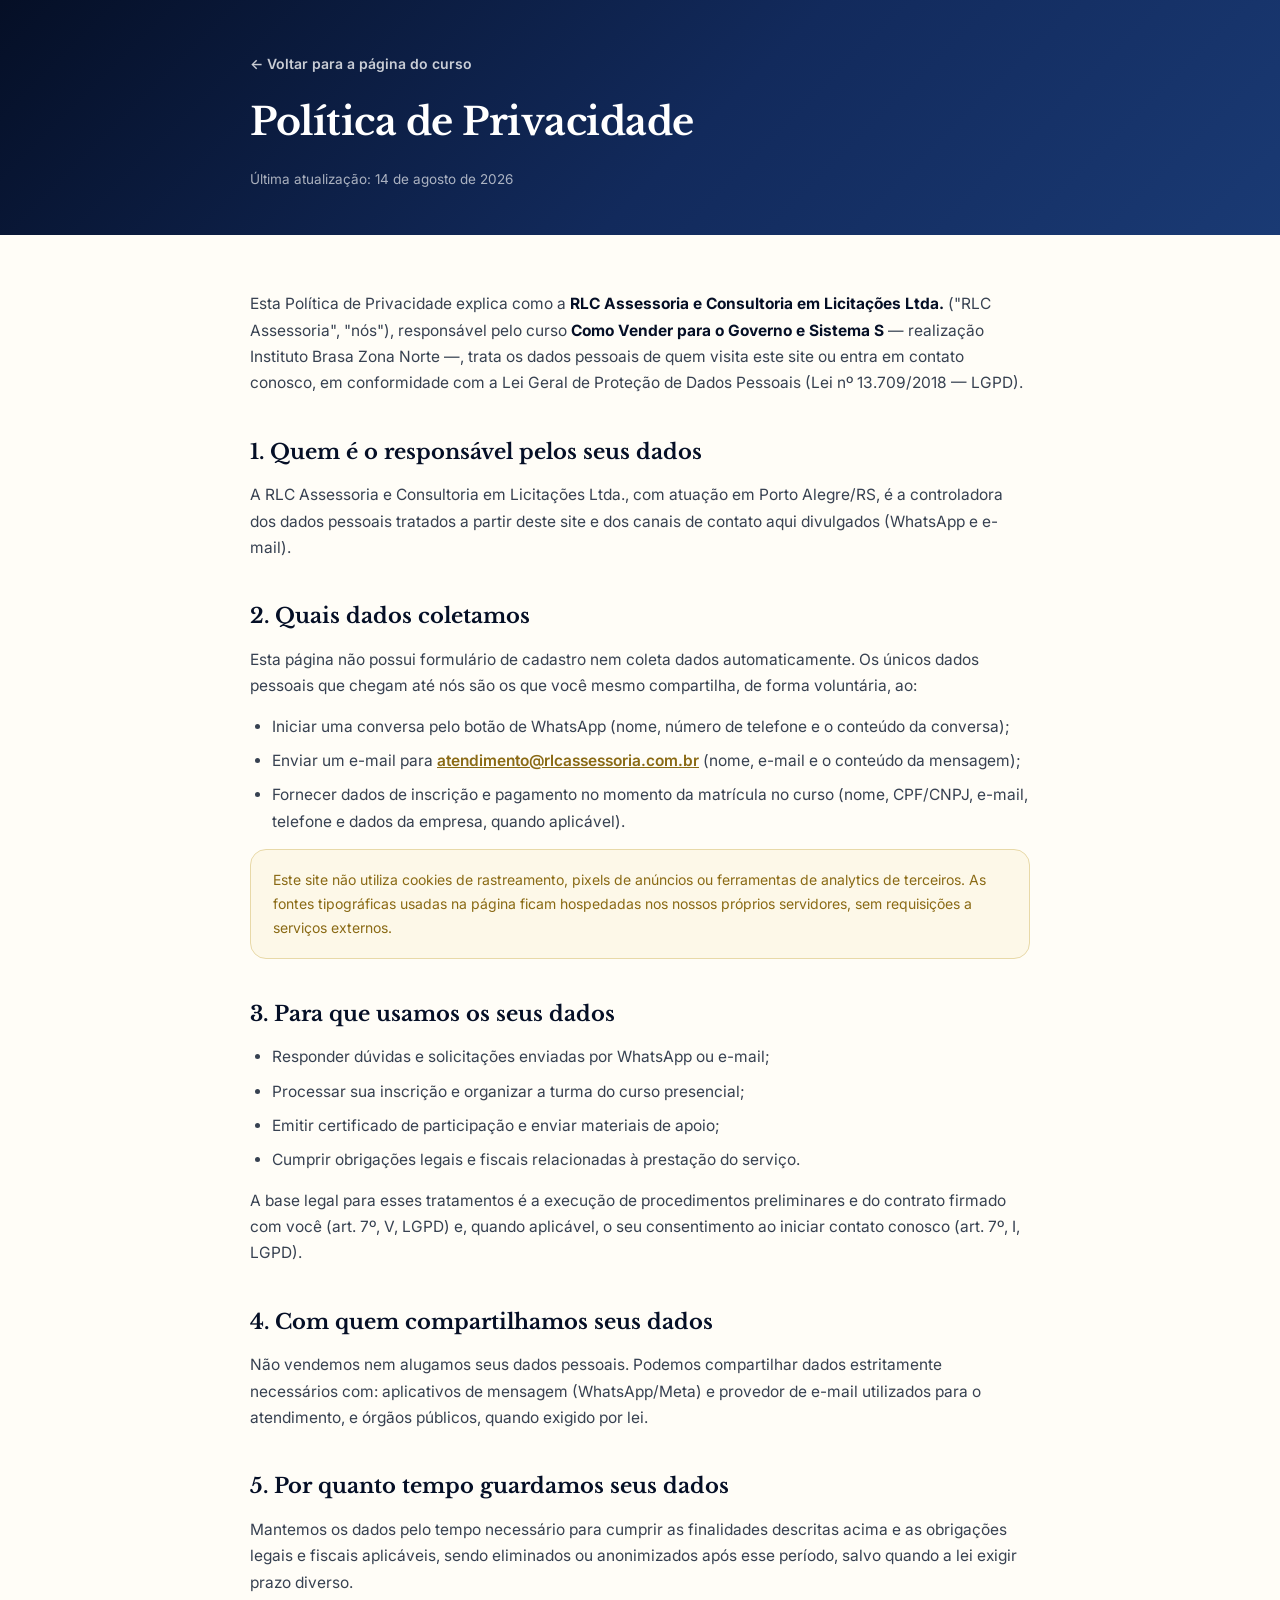
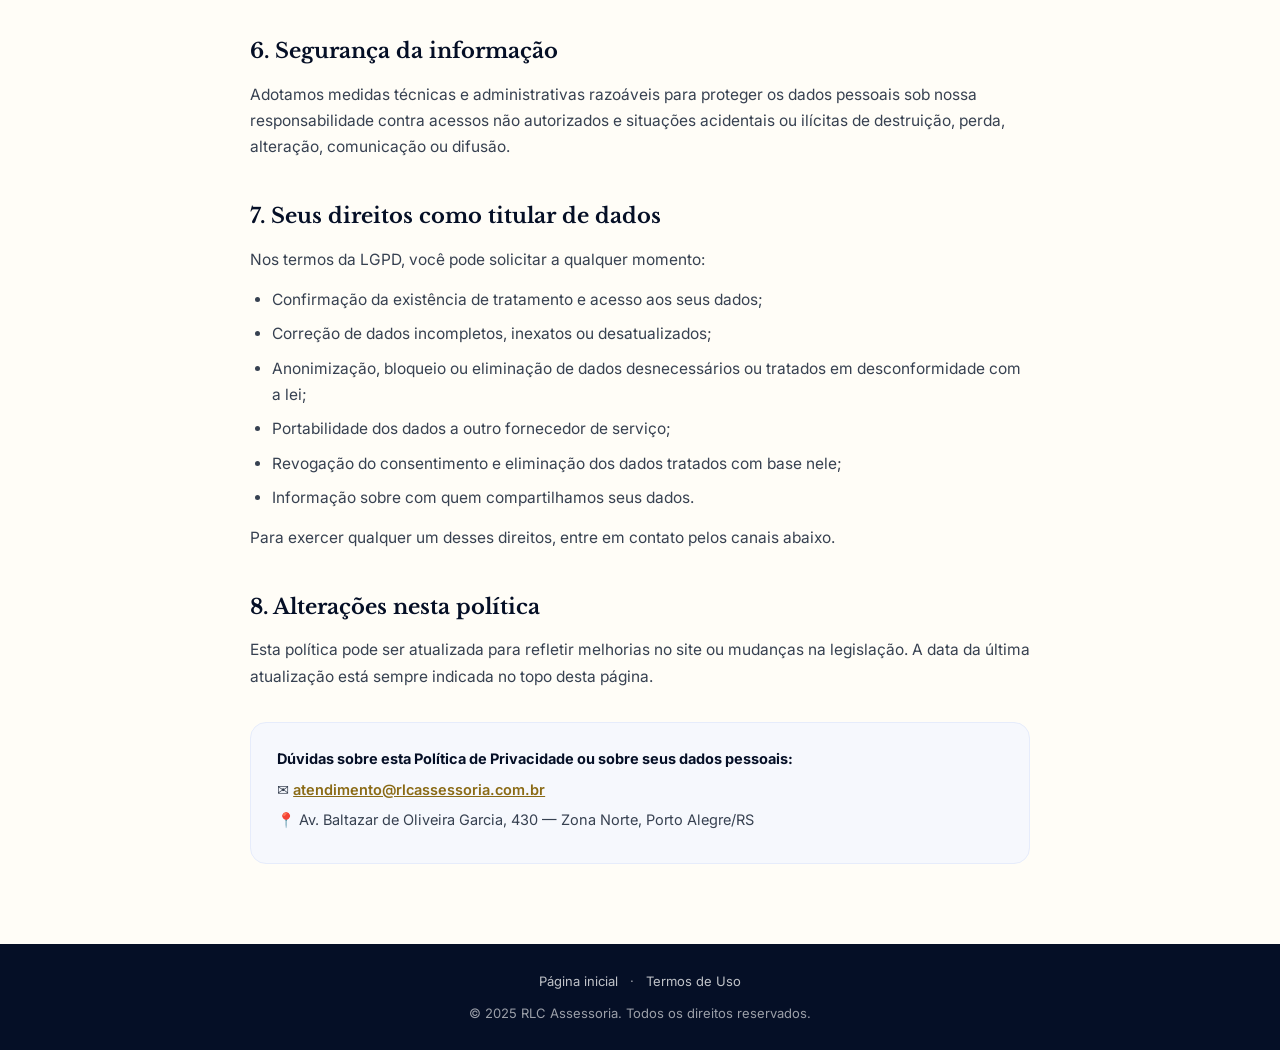
<file: privacidade.html>
<!DOCTYPE html>
<html lang="pt-BR">
<head>
<meta charset="UTF-8" />
<meta name="viewport" content="width=device-width, initial-scale=1.0" />
<title>Política de Privacidade | RLC Assessoria e Consultoria em Licitações</title>
<meta name="description" content="Política de Privacidade da RLC Assessoria e Consultoria em Licitações, referente ao curso Como Vender para o Governo e Sistema S." />
<link rel="icon" type="image/png" href="assets/logo/simbolo-azul-profundo.png" />
<link rel="preconnect" href="https://fonts.googleapis.com" />
<link rel="preconnect" href="https://fonts.gstatic.com" crossorigin />
<link href="https://fonts.googleapis.com/css2?family=Inter:wght@400;500;600;700&display=swap" rel="stylesheet" />
<link rel="stylesheet" href="assets/css/legal.css" />
</head>
<body>

<div class="topo">
  <div class="container">
    <a class="voltar" href="index.html">← Voltar para a página do curso</a>
    <h1>Política de Privacidade</h1>
    <span class="atualizado">Última atualização: 14 de agosto de 2026</span>
  </div>
</div>

<main>
  <div class="container">
    <p>Esta Política de Privacidade explica como a <strong>RLC Assessoria e Consultoria em Licitações Ltda.</strong> ("RLC Assessoria", "nós"), responsável pelo curso <strong>Como Vender para o Governo e Sistema S</strong> — realização Instituto Brasa Zona Norte —, trata os dados pessoais de quem visita este site ou entra em contato conosco, em conformidade com a Lei Geral de Proteção de Dados Pessoais (Lei nº 13.709/2018 — LGPD).</p>

    <h2>1. Quem é o responsável pelos seus dados</h2>
    <p>A RLC Assessoria e Consultoria em Licitações Ltda., com atuação em Porto Alegre/RS, é a controladora dos dados pessoais tratados a partir deste site e dos canais de contato aqui divulgados (WhatsApp e e-mail).</p>

    <h2>2. Quais dados coletamos</h2>
    <p>Esta página não possui formulário de cadastro nem coleta dados automaticamente. Os únicos dados pessoais que chegam até nós são os que você mesmo compartilha, de forma voluntária, ao:</p>
    <ul>
      <li>Iniciar uma conversa pelo botão de WhatsApp (nome, número de telefone e o conteúdo da conversa);</li>
      <li>Enviar um e-mail para <a href="mailto:atendimento@rlcassessoria.com.br">atendimento@rlcassessoria.com.br</a> (nome, e-mail e o conteúdo da mensagem);</li>
      <li>Fornecer dados de inscrição e pagamento no momento da matrícula no curso (nome, CPF/CNPJ, e-mail, telefone e dados da empresa, quando aplicável).</li>
    </ul>
    <div class="aviso">Este site não utiliza cookies de rastreamento, pixels de anúncios ou ferramentas de analytics de terceiros. As fontes tipográficas usadas na página ficam hospedadas nos nossos próprios servidores, sem requisições a serviços externos.</div>

    <h2>3. Para que usamos os seus dados</h2>
    <ul>
      <li>Responder dúvidas e solicitações enviadas por WhatsApp ou e-mail;</li>
      <li>Processar sua inscrição e organizar a turma do curso presencial;</li>
      <li>Emitir certificado de participação e enviar materiais de apoio;</li>
      <li>Cumprir obrigações legais e fiscais relacionadas à prestação do serviço.</li>
    </ul>
    <p>A base legal para esses tratamentos é a execução de procedimentos preliminares e do contrato firmado com você (art. 7º, V, LGPD) e, quando aplicável, o seu consentimento ao iniciar contato conosco (art. 7º, I, LGPD).</p>

    <h2>4. Com quem compartilhamos seus dados</h2>
    <p>Não vendemos nem alugamos seus dados pessoais. Podemos compartilhar dados estritamente necessários com: aplicativos de mensagem (WhatsApp/Meta) e provedor de e-mail utilizados para o atendimento, e órgãos públicos, quando exigido por lei.</p>

    <h2>5. Por quanto tempo guardamos seus dados</h2>
    <p>Mantemos os dados pelo tempo necessário para cumprir as finalidades descritas acima e as obrigações legais e fiscais aplicáveis, sendo eliminados ou anonimizados após esse período, salvo quando a lei exigir prazo diverso.</p>

    <h2>6. Segurança da informação</h2>
    <p>Adotamos medidas técnicas e administrativas razoáveis para proteger os dados pessoais sob nossa responsabilidade contra acessos não autorizados e situações acidentais ou ilícitas de destruição, perda, alteração, comunicação ou difusão.</p>

    <h2>7. Seus direitos como titular de dados</h2>
    <p>Nos termos da LGPD, você pode solicitar a qualquer momento:</p>
    <ul>
      <li>Confirmação da existência de tratamento e acesso aos seus dados;</li>
      <li>Correção de dados incompletos, inexatos ou desatualizados;</li>
      <li>Anonimização, bloqueio ou eliminação de dados desnecessários ou tratados em desconformidade com a lei;</li>
      <li>Portabilidade dos dados a outro fornecedor de serviço;</li>
      <li>Revogação do consentimento e eliminação dos dados tratados com base nele;</li>
      <li>Informação sobre com quem compartilhamos seus dados.</li>
    </ul>
    <p>Para exercer qualquer um desses direitos, entre em contato pelos canais abaixo.</p>

    <h2>8. Alterações nesta política</h2>
    <p>Esta política pode ser atualizada para refletir melhorias no site ou mudanças na legislação. A data da última atualização está sempre indicada no topo desta página.</p>

    <div class="caixa-contato">
      <p><strong>Dúvidas sobre esta Política de Privacidade ou sobre seus dados pessoais:</strong></p>
      <p>✉️ <a href="mailto:atendimento@rlcassessoria.com.br">atendimento@rlcassessoria.com.br</a></p>
      <p>📍 Av. Baltazar de Oliveira Garcia, 430 — Zona Norte, Porto Alegre/RS</p>
    </div>
  </div>
</main>

<footer>
  <div><a href="index.html">Página inicial</a> · <a href="termos.html">Termos de Uso</a></div>
  <div style="margin-top:10px">© 2025 RLC Assessoria. Todos os direitos reservados.</div>
</footer>

</body>
</html>
</file>
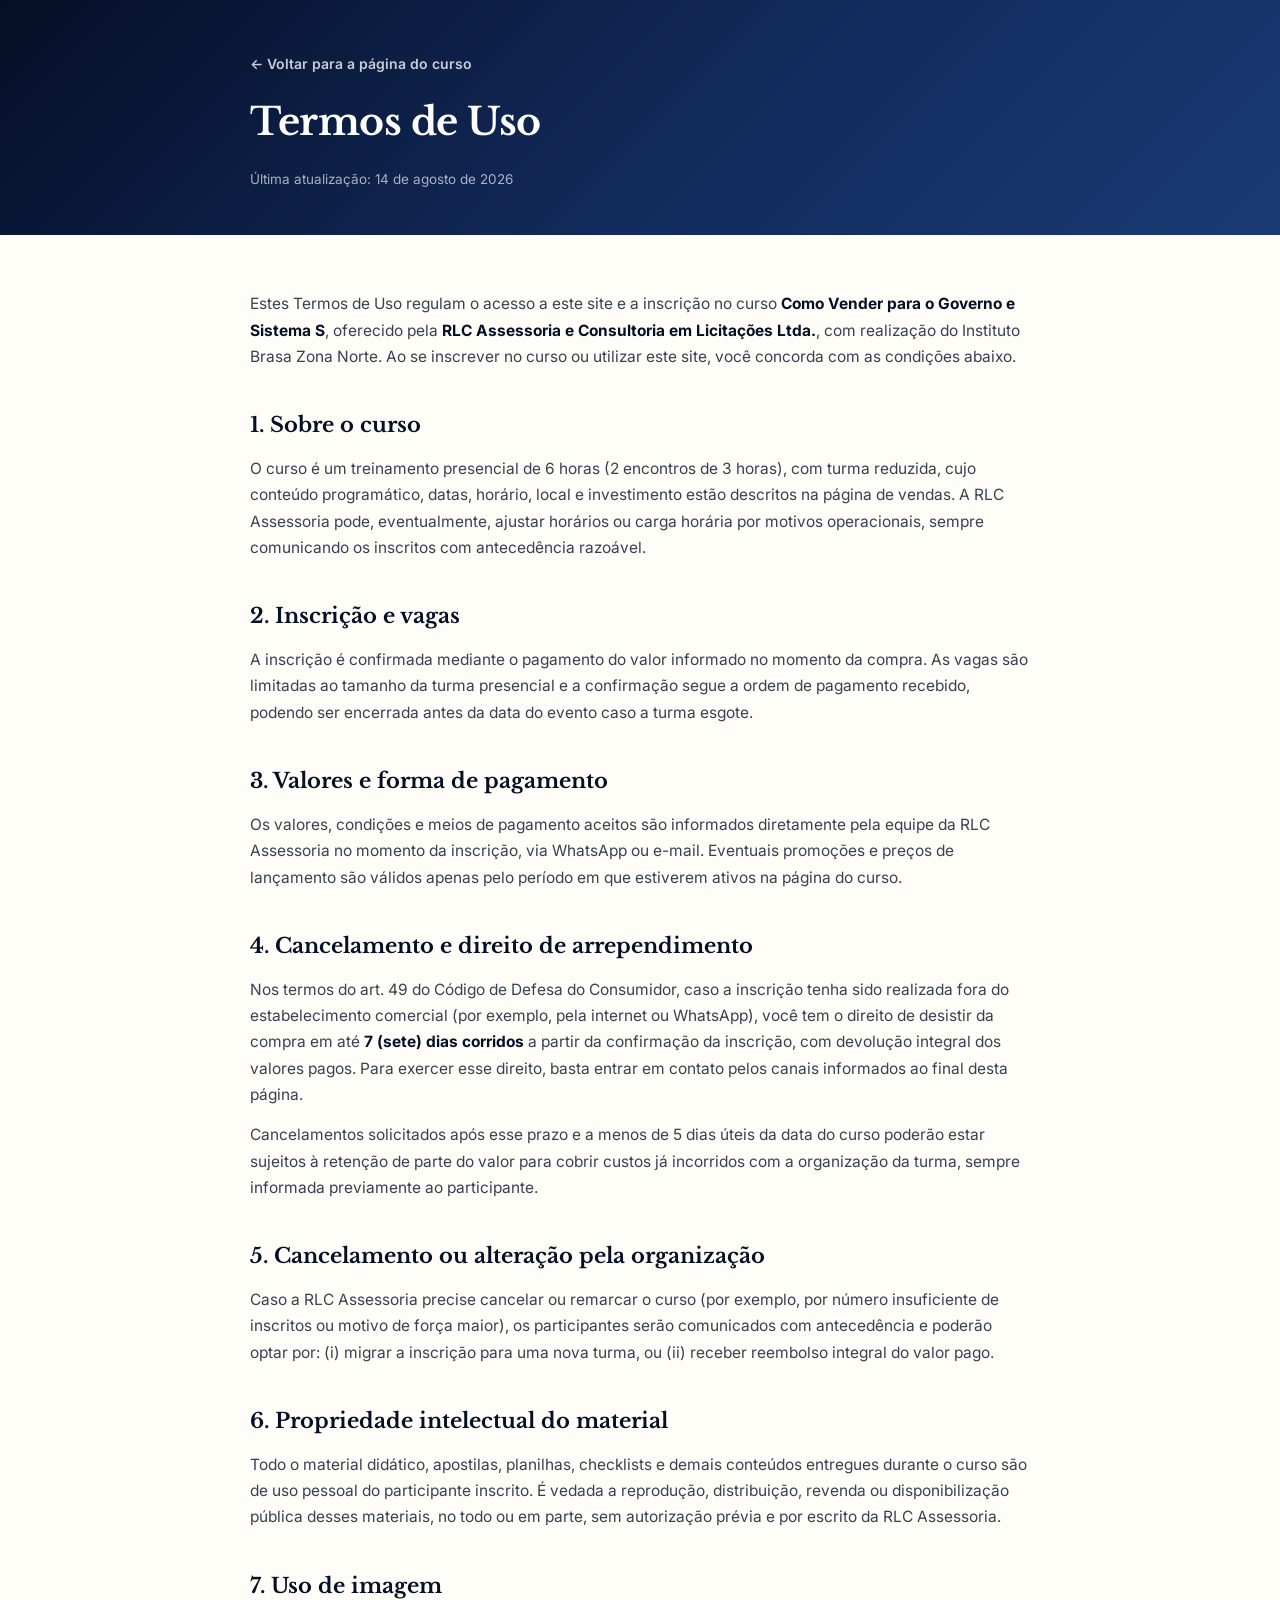
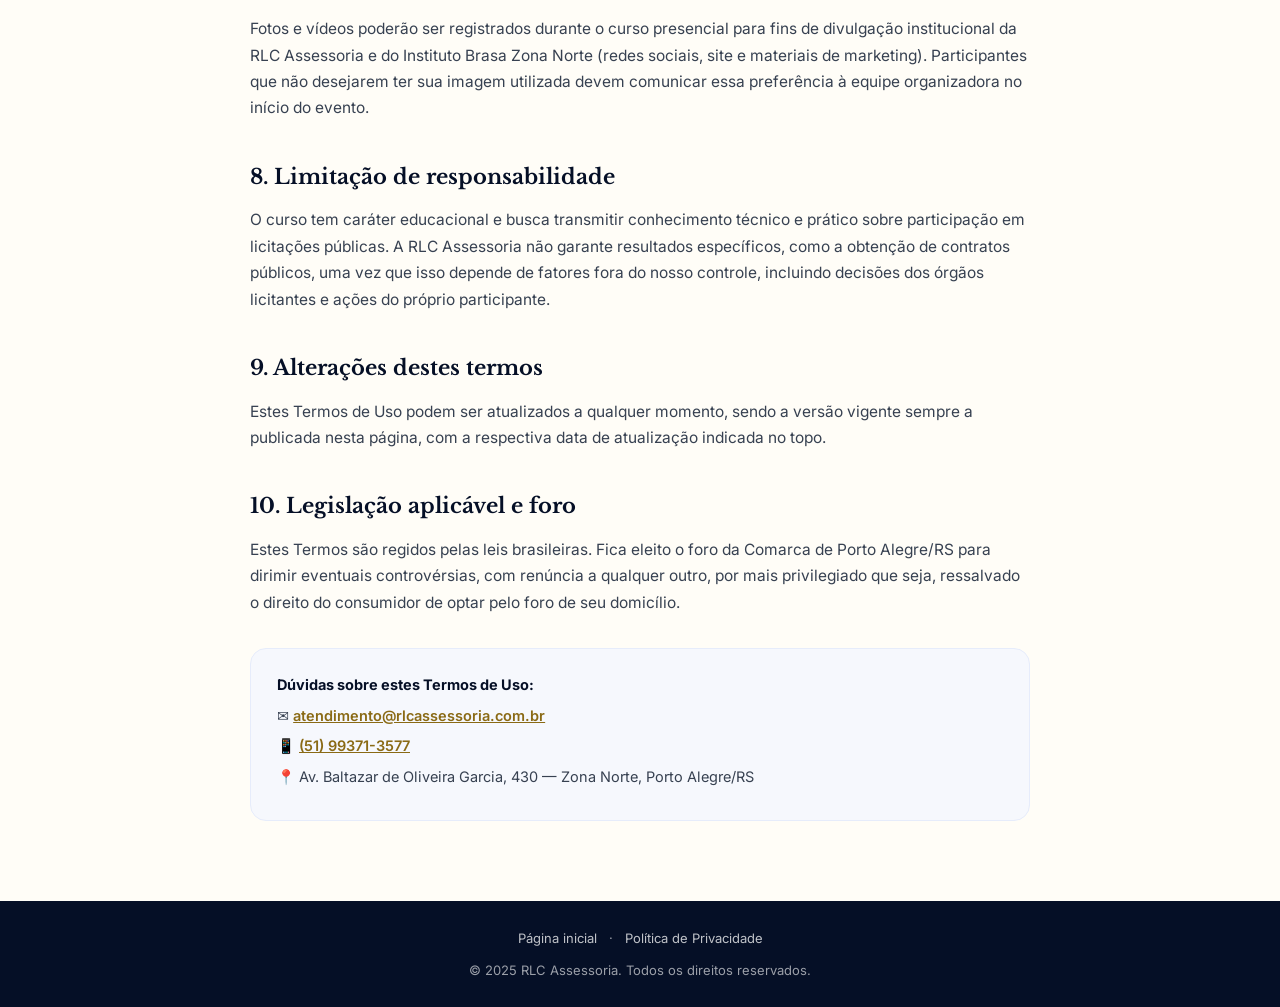
<file: termos.html>
<!DOCTYPE html>
<html lang="pt-BR">
<head>
<meta charset="UTF-8" />
<meta name="viewport" content="width=device-width, initial-scale=1.0" />
<title>Termos de Uso | RLC Assessoria e Consultoria em Licitações</title>
<meta name="description" content="Termos de Uso e condições de inscrição do curso Como Vender para o Governo e Sistema S, da RLC Assessoria e Consultoria em Licitações." />
<link rel="icon" type="image/png" href="assets/logo/simbolo-azul-profundo.png" />
<link rel="preconnect" href="https://fonts.googleapis.com" />
<link rel="preconnect" href="https://fonts.gstatic.com" crossorigin />
<link href="https://fonts.googleapis.com/css2?family=Inter:wght@400;500;600;700&display=swap" rel="stylesheet" />
<link rel="stylesheet" href="assets/css/legal.css" />
</head>
<body>

<div class="topo">
  <div class="container">
    <a class="voltar" href="index.html">← Voltar para a página do curso</a>
    <h1>Termos de Uso</h1>
    <span class="atualizado">Última atualização: 14 de agosto de 2026</span>
  </div>
</div>

<main>
  <div class="container">
    <p>Estes Termos de Uso regulam o acesso a este site e a inscrição no curso <strong>Como Vender para o Governo e Sistema S</strong>, oferecido pela <strong>RLC Assessoria e Consultoria em Licitações Ltda.</strong>, com realização do Instituto Brasa Zona Norte. Ao se inscrever no curso ou utilizar este site, você concorda com as condições abaixo.</p>

    <h2>1. Sobre o curso</h2>
    <p>O curso é um treinamento presencial de 6 horas (2 encontros de 3 horas), com turma reduzida, cujo conteúdo programático, datas, horário, local e investimento estão descritos na página de vendas. A RLC Assessoria pode, eventualmente, ajustar horários ou carga horária por motivos operacionais, sempre comunicando os inscritos com antecedência razoável.</p>

    <h2>2. Inscrição e vagas</h2>
    <p>A inscrição é confirmada mediante o pagamento do valor informado no momento da compra. As vagas são limitadas ao tamanho da turma presencial e a confirmação segue a ordem de pagamento recebido, podendo ser encerrada antes da data do evento caso a turma esgote.</p>

    <h2>3. Valores e forma de pagamento</h2>
    <p>Os valores, condições e meios de pagamento aceitos são informados diretamente pela equipe da RLC Assessoria no momento da inscrição, via WhatsApp ou e-mail. Eventuais promoções e preços de lançamento são válidos apenas pelo período em que estiverem ativos na página do curso.</p>

    <h2>4. Cancelamento e direito de arrependimento</h2>
    <p>Nos termos do art. 49 do Código de Defesa do Consumidor, caso a inscrição tenha sido realizada fora do estabelecimento comercial (por exemplo, pela internet ou WhatsApp), você tem o direito de desistir da compra em até <strong>7 (sete) dias corridos</strong> a partir da confirmação da inscrição, com devolução integral dos valores pagos. Para exercer esse direito, basta entrar em contato pelos canais informados ao final desta página.</p>
    <p>Cancelamentos solicitados após esse prazo e a menos de 5 dias úteis da data do curso poderão estar sujeitos à retenção de parte do valor para cobrir custos já incorridos com a organização da turma, sempre informada previamente ao participante.</p>

    <h2>5. Cancelamento ou alteração pela organização</h2>
    <p>Caso a RLC Assessoria precise cancelar ou remarcar o curso (por exemplo, por número insuficiente de inscritos ou motivo de força maior), os participantes serão comunicados com antecedência e poderão optar por: (i) migrar a inscrição para uma nova turma, ou (ii) receber reembolso integral do valor pago.</p>

    <h2>6. Propriedade intelectual do material</h2>
    <p>Todo o material didático, apostilas, planilhas, checklists e demais conteúdos entregues durante o curso são de uso pessoal do participante inscrito. É vedada a reprodução, distribuição, revenda ou disponibilização pública desses materiais, no todo ou em parte, sem autorização prévia e por escrito da RLC Assessoria.</p>

    <h2>7. Uso de imagem</h2>
    <p>Fotos e vídeos poderão ser registrados durante o curso presencial para fins de divulgação institucional da RLC Assessoria e do Instituto Brasa Zona Norte (redes sociais, site e materiais de marketing). Participantes que não desejarem ter sua imagem utilizada devem comunicar essa preferência à equipe organizadora no início do evento.</p>

    <h2>8. Limitação de responsabilidade</h2>
    <p>O curso tem caráter educacional e busca transmitir conhecimento técnico e prático sobre participação em licitações públicas. A RLC Assessoria não garante resultados específicos, como a obtenção de contratos públicos, uma vez que isso depende de fatores fora do nosso controle, incluindo decisões dos órgãos licitantes e ações do próprio participante.</p>

    <h2>9. Alterações destes termos</h2>
    <p>Estes Termos de Uso podem ser atualizados a qualquer momento, sendo a versão vigente sempre a publicada nesta página, com a respectiva data de atualização indicada no topo.</p>

    <h2>10. Legislação aplicável e foro</h2>
    <p>Estes Termos são regidos pelas leis brasileiras. Fica eleito o foro da Comarca de Porto Alegre/RS para dirimir eventuais controvérsias, com renúncia a qualquer outro, por mais privilegiado que seja, ressalvado o direito do consumidor de optar pelo foro de seu domicílio.</p>

    <div class="caixa-contato">
      <p><strong>Dúvidas sobre estes Termos de Uso:</strong></p>
      <p>✉️ <a href="mailto:atendimento@rlcassessoria.com.br">atendimento@rlcassessoria.com.br</a></p>
      <p>📱 <a href="https://wa.me/5551993713577" target="_blank" rel="noopener">(51) 99371-3577</a></p>
      <p>📍 Av. Baltazar de Oliveira Garcia, 430 — Zona Norte, Porto Alegre/RS</p>
    </div>
  </div>
</main>

<footer>
  <div><a href="index.html">Página inicial</a> · <a href="privacidade.html">Política de Privacidade</a></div>
  <div style="margin-top:10px">© 2025 RLC Assessoria. Todos os direitos reservados.</div>
</footer>

</body>
</html>
</file>
<file: assets/css/legal.css>
@font-face{font-family:'Libre Baskerville';font-style:normal;font-weight:400;font-display:swap;src:url('../fonts/libre-baskerville-400.woff2') format('woff2')}
@font-face{font-family:'Libre Baskerville';font-style:normal;font-weight:700;font-display:swap;src:url('../fonts/libre-baskerville-700.woff2') format('woff2')}
@font-face{font-family:'Libre Baskerville';font-style:italic;font-weight:400;font-display:swap;src:url('../fonts/libre-baskerville-400i.woff2') format('woff2')}

:root {
  --azul-950:#050f26; --azul-900:#0a1f44; --azul-800:#122a5c; --azul-700:#1a3a74; --azul-600:#24499a;
  --azul-100:#e6ecfb; --azul-50:#f6f8fd;
  --dourado:#c9a24a; --dourado-claro:#e3c477; --dourado-escuro:#8a6a15;
  --cinza-700:#374151; --cinza-600:#4b5563; --cinza-400:#9ca3af;
  --grad-azul:linear-gradient(135deg,var(--azul-950),var(--azul-800) 55%,var(--azul-700));
  --raio:16px;
}
*{margin:0;padding:0;box-sizing:border-box}
html{scroll-behavior:smooth}
body{font-family:'Inter',system-ui,sans-serif;color:var(--cinza-700);background:#fffdf7;line-height:1.7;-webkit-font-smoothing:antialiased}
.container{max-width:820px;margin:0 auto;padding:0 20px}
h1,h2{font-family:'Libre Baskerville',Georgia,serif}

.topo{background:var(--grad-azul);color:#fff;padding:52px 0 44px}
.topo .container{display:flex;flex-direction:column;gap:14px}
.topo a.voltar{color:rgba(255,255,255,.78);text-decoration:none;font-size:14px;font-weight:600;display:inline-flex;align-items:center;gap:6px;width:fit-content}
.topo a.voltar:hover{color:#fff}
.topo h1{font-size:clamp(28px,4vw,38px);font-weight:700;letter-spacing:-.5px}
.topo .atualizado{font-size:13.5px;color:rgba(255,255,255,.65)}

main{padding:56px 0 80px}
main h2{font-size:21px;color:var(--azul-950);margin:38px 0 12px;font-weight:700}
main h2:first-child{margin-top:0}
main p{font-size:15.5px;margin-bottom:14px;color:var(--cinza-700)}
main ul{margin:0 0 14px 22px}
main li{font-size:15.5px;margin-bottom:8px;color:var(--cinza-700)}
main strong{color:var(--azul-950)}
main a{color:var(--dourado-escuro);font-weight:600;text-decoration:underline}
.aviso{background:#fdf8e8;border:1px solid #e8d9a8;border-radius:var(--raio);padding:18px 22px;font-size:14px;color:var(--dourado-escuro);margin-bottom:8px}
.caixa-contato{background:var(--azul-50);border:1px solid var(--azul-100);border-radius:var(--raio);padding:24px 26px;margin-top:32px}
.caixa-contato p{margin-bottom:6px;font-size:14.5px}

footer{background:var(--azul-950);color:rgba(255,255,255,.6);text-align:center;padding:26px 20px;font-size:13px}
footer a{color:rgba(255,255,255,.75);text-decoration:none;margin:0 8px}
footer a:hover{color:var(--dourado-claro)}
</file>
